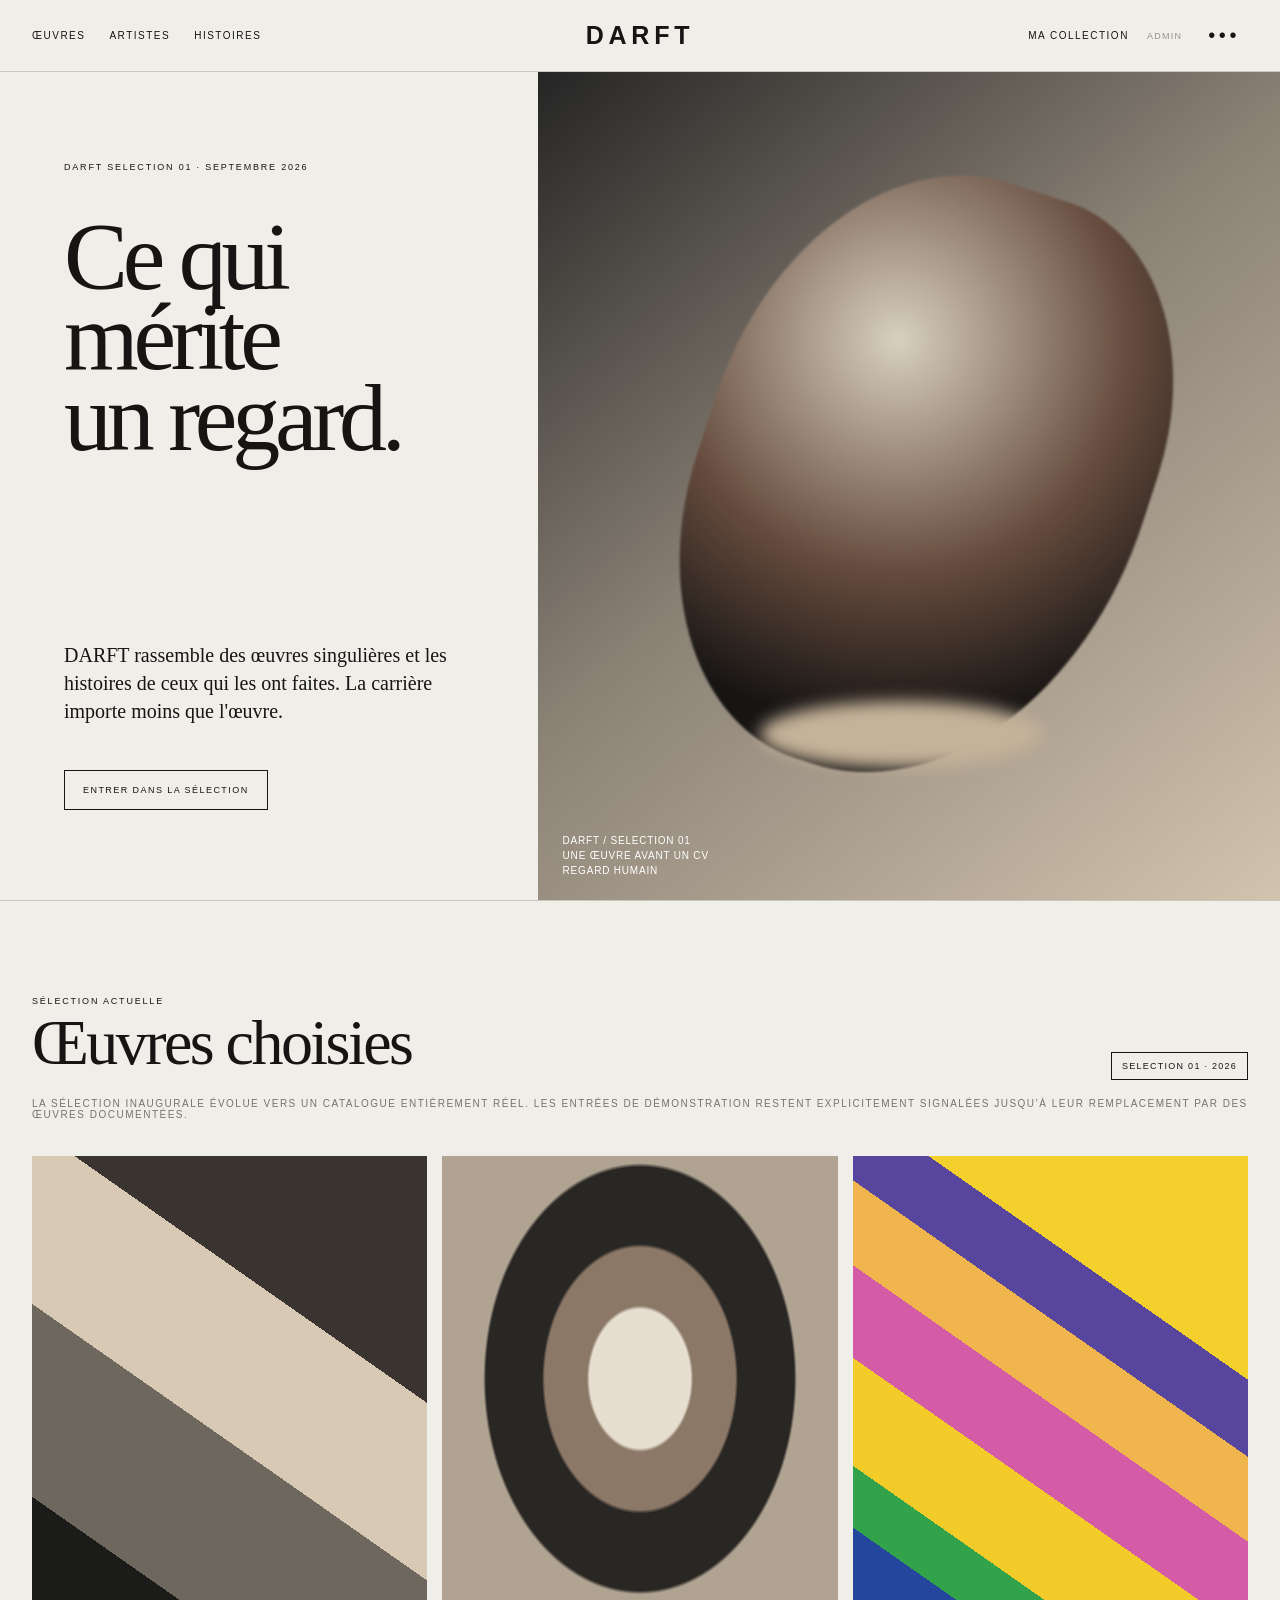
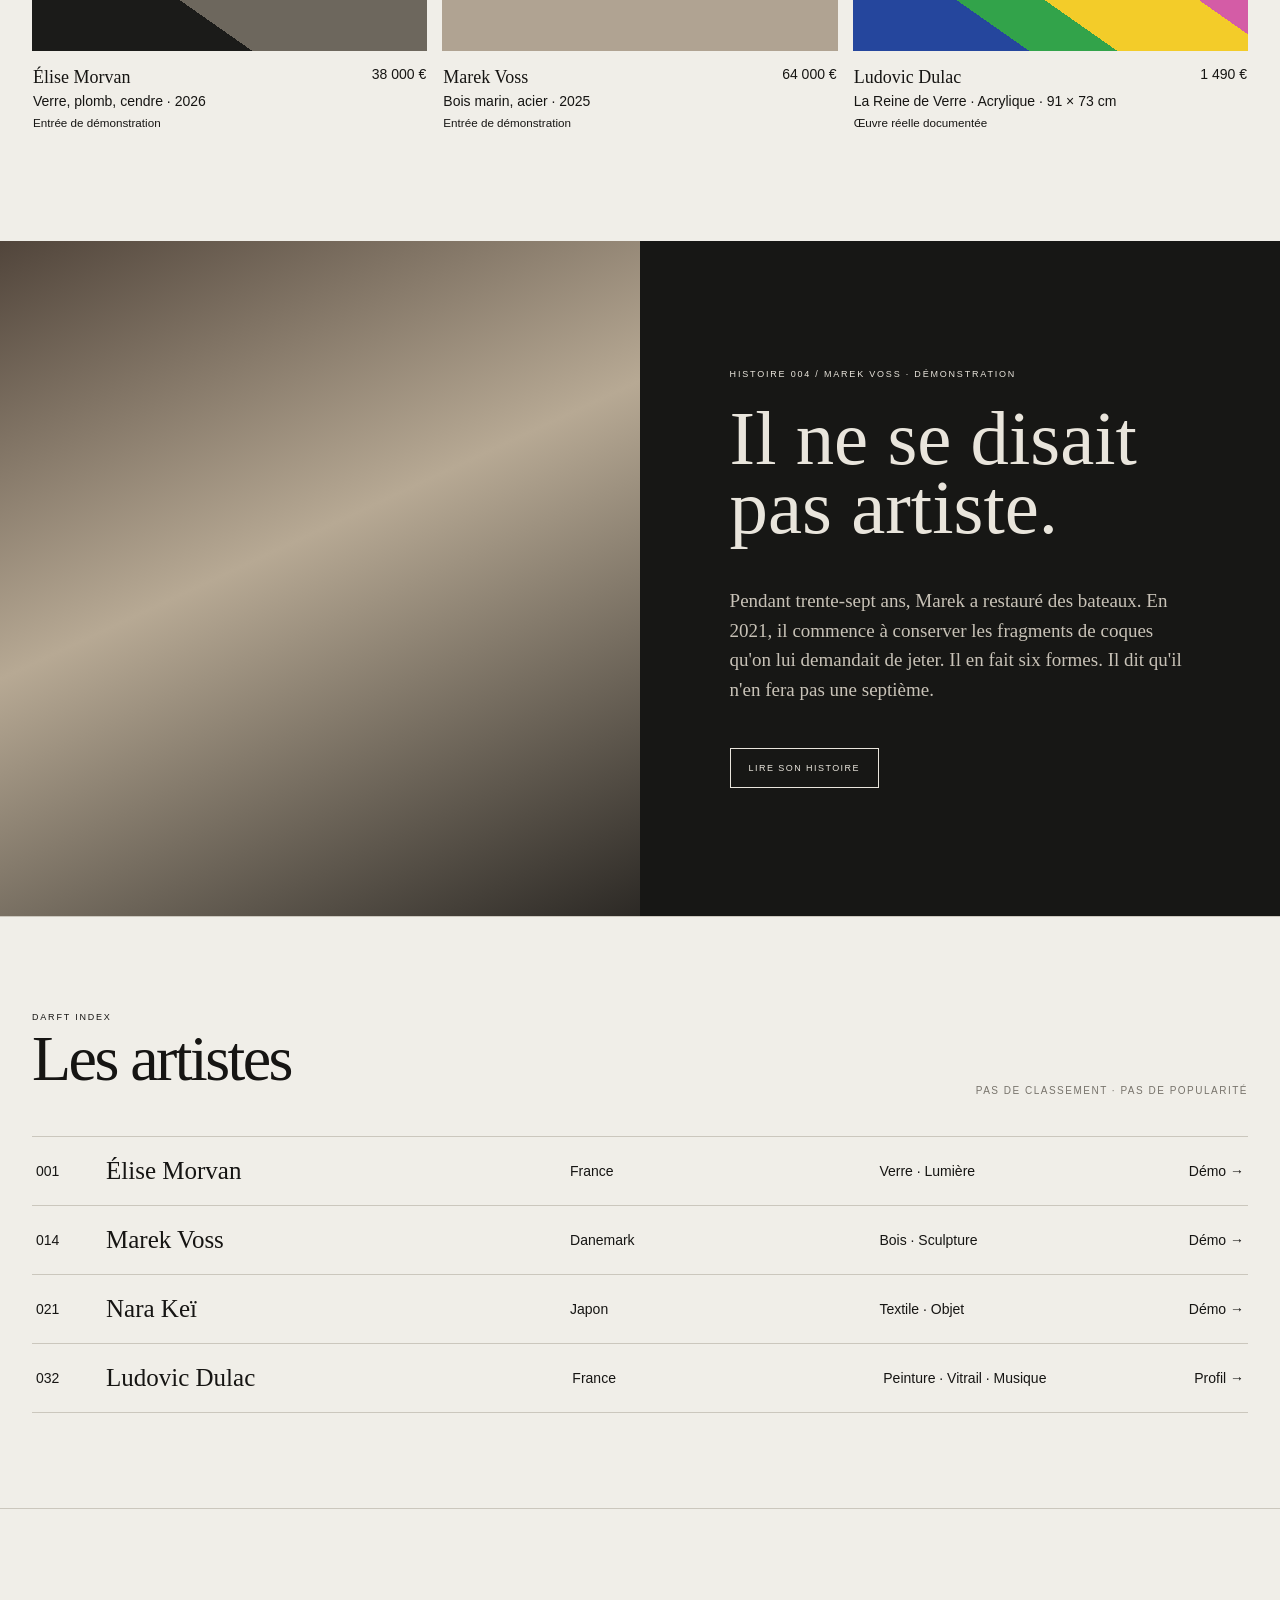
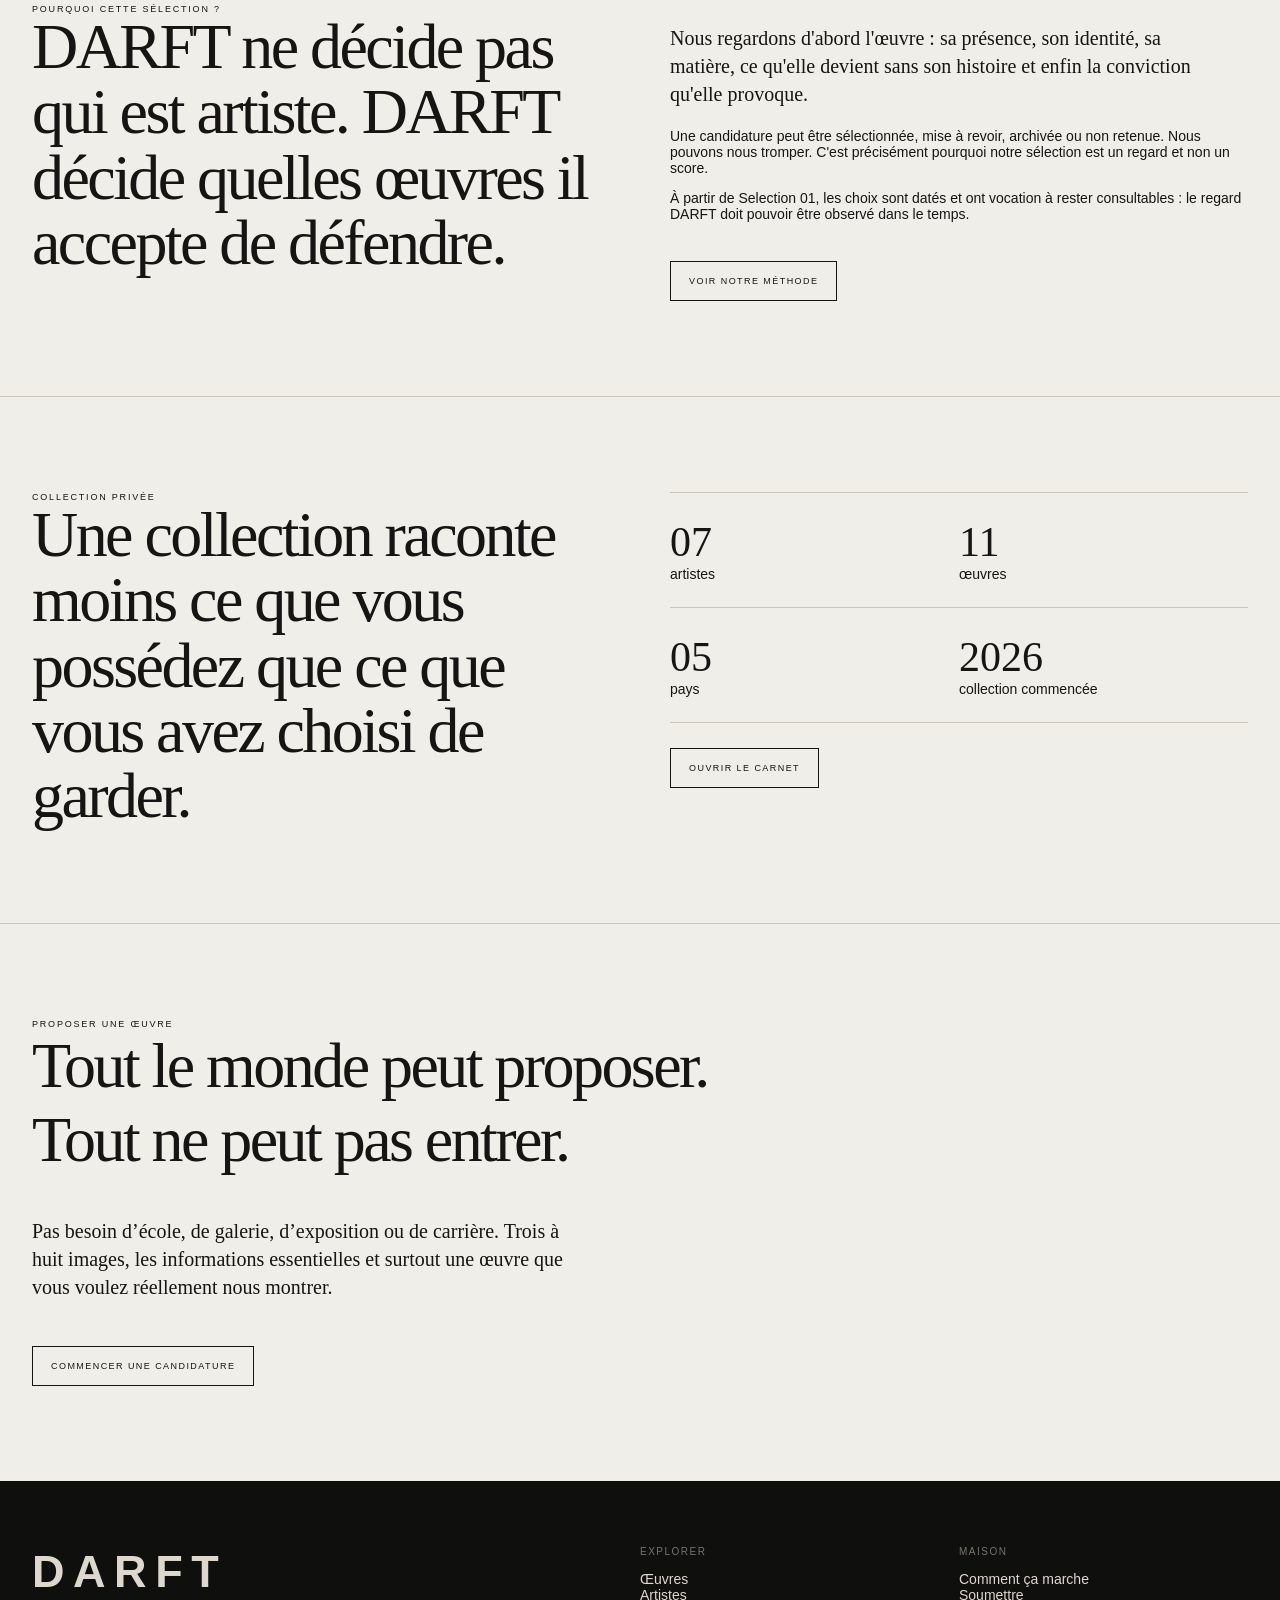
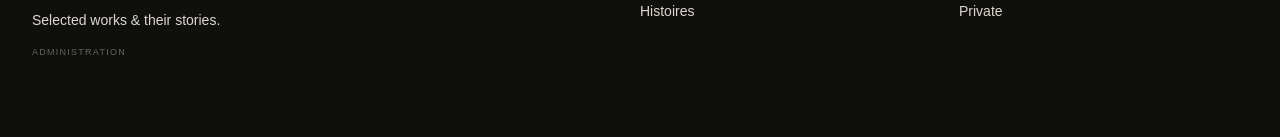
<file: index.html>
<!doctype html><html lang="fr"><head><meta charset="utf-8"><meta name="viewport" content="width=device-width,initial-scale=1"><title>DARFT — Selected works & stories</title><meta name="description" content="DARFT sélectionne des œuvres singulières, quel que soit le parcours de ceux qui les ont faites."><link rel="stylesheet" href="assets/darft.css"></head><body><header class="top"><nav class="nav"><a href="#works">Œuvres</a><a href="#artists">Artistes</a><a href="#stories">Histoires</a></nav><a class="brand" href="index.html">DARFT</a><div class="right"><a class="textbtn" href="#collection">Ma collection</a><a class="admin-link" href="admin.html">Admin</a><button class="dots" id="menuBtn" aria-label="Ouvrir le menu">•••</button></div></header><aside class="menu" id="houseMenu"><div class="small">La maison DARFT</div><a href="how-it-works.html">Comment ça marche</a><a href="how-it-works.html#selection">Notre sélection</a><a href="submit.html">Proposer une œuvre</a><a href="how-it-works.html#transparency">Transparence</a><p>Pas de classement. Pas de popularité. Pas de placement payé dans la sélection.</p></aside><main><section class="hero"><div class="hero-copy"><div><div class="eyebrow">DARFT Selection 01 · Septembre 2026</div><h1>Ce qui<br>mérite<br>un regard.</h1></div><div><p class="lead">DARFT rassemble des œuvres singulières et les histoires de ceux qui les ont faites. La carrière importe moins que l'œuvre.</p><a class="btn" href="#works">Entrer dans la sélection</a></div></div><div class="hero-art"><div class="shape s1"></div><div class="shape s2"></div><div class="caption">DARFT / SELECTION 01<br>UNE ŒUVRE AVANT UN CV<br>REGARD HUMAIN</div></div></section><section class="section" id="works"><div class="section-head"><div><div class="eyebrow">Sélection actuelle</div><h2>Œuvres choisies</h2></div><span class="selection-stamp">Selection 01 · 2026</span></div><p class="small" style="margin:-22px 0 36px">La sélection inaugurale évolue vers un catalogue entièrement réel. Les entrées de démonstration restent explicitement signalées jusqu’à leur remplacement par des œuvres documentées.</p><div class="grid"><div class="card" onclick="show('Élise Morvan','Étude en verre et cendre — 2026','Verre, plomb et cendre. Pièce unique. Une œuvre fictive créée pour explorer la façon dont DARFT raconte matière, rareté et provenance.','38 000 €')"><div class="art a1"></div><div class="meta"><span><strong>Élise Morvan</strong><br>Verre, plomb, cendre · 2026<br><small>Entrée de démonstration</small></span><span>38 000 €</span></div></div><div class="card" onclick="show('Marek Voss','Coque IV — 2025','Bois marin récupéré et acier. Quatrième pièce d’un ensemble fictif de six sculptures.','64 000 €')"><div class="art a2"></div><div class="meta"><span><strong>Marek Voss</strong><br>Bois marin, acier · 2025<br><small>Entrée de démonstration</small></span><span>64 000 €</span></div></div><a class="card" href="ludovic-dulac.html"><div class="art a4"></div><div class="meta"><span><strong>Ludovic Dulac</strong><br>La Reine de Verre · Acrylique · 91 × 73 cm<br><small>Œuvre réelle documentée</small></span><span>1 490 €</span></div></a></div></section><section class="story" id="stories"><div class="story-visual"></div><div class="story-copy"><div class="eyebrow">Histoire 004 / Marek Voss · démonstration</div><h2>Il ne se disait pas artiste.</h2><p>Pendant trente-sept ans, Marek a restauré des bateaux. En 2021, il commence à conserver les fragments de coques qu'on lui demandait de jeter. Il en fait six formes. Il dit qu'il n'en fera pas une septième.</p><button class="btn" onclick="show('Marek Voss','Six formes, puis rien.','DARFT ne sélectionne pas un CV. Une personne peut avoir créé très peu et pourtant avoir produit quelque chose qui mérite d’entrer dans une collection.','Voir les 6 œuvres')">Lire son histoire</button></div></section><section class="section" id="artists"><div class="section-head"><div><div class="eyebrow">DARFT Index</div><h2>Les artistes</h2></div><span class="small">Pas de classement · Pas de popularité</span></div><div class="index-list"><div class="row" onclick="show('Élise Morvan','France · née en 1968','Quatre œuvres documentées. Son travail fictif assemble verre, plomb et matières brûlées.','Voir le profil')"><span>001</span><span class="name">Élise Morvan</span><span>France</span><span>Verre · Lumière</span><span>Démo →</span></div><div class="row" onclick="show('Marek Voss','Danemark · né en 1959','Ancien restaurateur naval. Six sculptures fictives réalisées à partir de bois de coque.','Voir le profil')"><span>014</span><span class="name">Marek Voss</span><span>Danemark</span><span>Bois · Sculpture</span><span>Démo →</span></div><div class="row" onclick="show('Nara Keï','Japon · née en 1987','Une pratique fictive autour du textile, de la tension et du silence.','Voir le profil')"><span>021</span><span class="name">Nara Keï</span><span>Japon</span><span>Textile · Objet</span><span>Démo →</span></div><a class="row" href="ludovic-dulac.html"><span>032</span><span class="name">Ludovic Dulac</span><span>France</span><span>Peinture · Vitrail · Musique</span><span>Profil →</span></a></div></section><section class="section" id="selection"><div class="two"><div><div class="eyebrow">Pourquoi cette sélection ?</div><div class="bigquote">DARFT ne décide pas qui est artiste. DARFT décide quelles œuvres il accepte de défendre.</div></div><div><p class="lead">Nous regardons d'abord l'œuvre : sa présence, son identité, sa matière, ce qu'elle devient sans son histoire et enfin la conviction qu'elle provoque.</p><p>Une candidature peut être sélectionnée, mise à revoir, archivée ou non retenue. Nous pouvons nous tromper. C'est précisément pourquoi notre sélection est un regard et non un score.</p><p>À partir de Selection 01, les choix sont datés et ont vocation à rester consultables : le regard DARFT doit pouvoir être observé dans le temps.</p><a class="btn" href="how-it-works.html">Voir notre méthode</a></div></div></section><section class="section" id="collection"><div class="collection"><div><div class="eyebrow">Collection privée</div><div class="bigquote">Une collection raconte moins ce que vous possédez que ce que vous avez choisi de garder.</div></div><div><div class="stats"><div class="stat"><b>07</b>artistes</div><div class="stat"><b>11</b>œuvres</div><div class="stat"><b>05</b>pays</div><div class="stat"><b>2026</b>collection commencée</div></div><button class="btn" onclick="show('Votre collection DARFT','Prototype de patrimoine artistique','Chaque acquisition pourra former un carnet : histoire de l’artiste, matière, certificat, provenance et chronologie de la collection.','Ouvrir le carnet')">Ouvrir le carnet</button></div></div></section><section class="section"><div class="section-head"><div><div class="eyebrow">Proposer une œuvre</div><h2>Tout le monde peut proposer.<br>Tout ne peut pas entrer.</h2></div></div><p class="lead">Pas besoin d’école, de galerie, d’exposition ou de carrière. Trois à huit images, les informations essentielles et surtout une œuvre que vous voulez réellement nous montrer.</p><a class="btn" href="submit.html">Commencer une candidature</a></section></main><footer class="footer"><div><a class="brand" href="index.html">DARFT</a><p>Selected works & their stories.</p><p><a class="admin-link" href="admin.html">Administration</a></p></div><div><div class="small">Explorer</div><p><a href="#works">Œuvres</a><br><a href="#artists">Artistes</a><br><a href="#stories">Histoires</a></p></div><div><div class="small">Maison</div><p><a href="how-it-works.html">Comment ça marche</a><br><a href="submit.html">Soumettre</a><br>Private</p></div></footer><div class="modal" id="modal" onclick="if(event.target===this)closeM()"><div class="panel"><button class="close" onclick="closeM()">×</button><div class="small" id="mTop"></div><h3 id="mTitle"></h3><p id="mText"></p><button class="btn" id="mAction" onclick="closeM()"></button></div></div><script>const menu=document.getElementById('houseMenu');document.getElementById('menuBtn').onclick=()=>menu.classList.toggle('open');function show(t,top,text,action){document.getElementById('mTitle').textContent=t;document.getElementById('mTop').textContent=top;document.getElementById('mText').textContent=text;document.getElementById('mAction').textContent=action;document.getElementById('modal').classList.add('open')}function closeM(){document.getElementById('modal').classList.remove('open')}document.addEventListener('keydown',e=>{if(e.key==='Escape'){closeM();menu.classList.remove('open')}})</script></body></html>
</file>
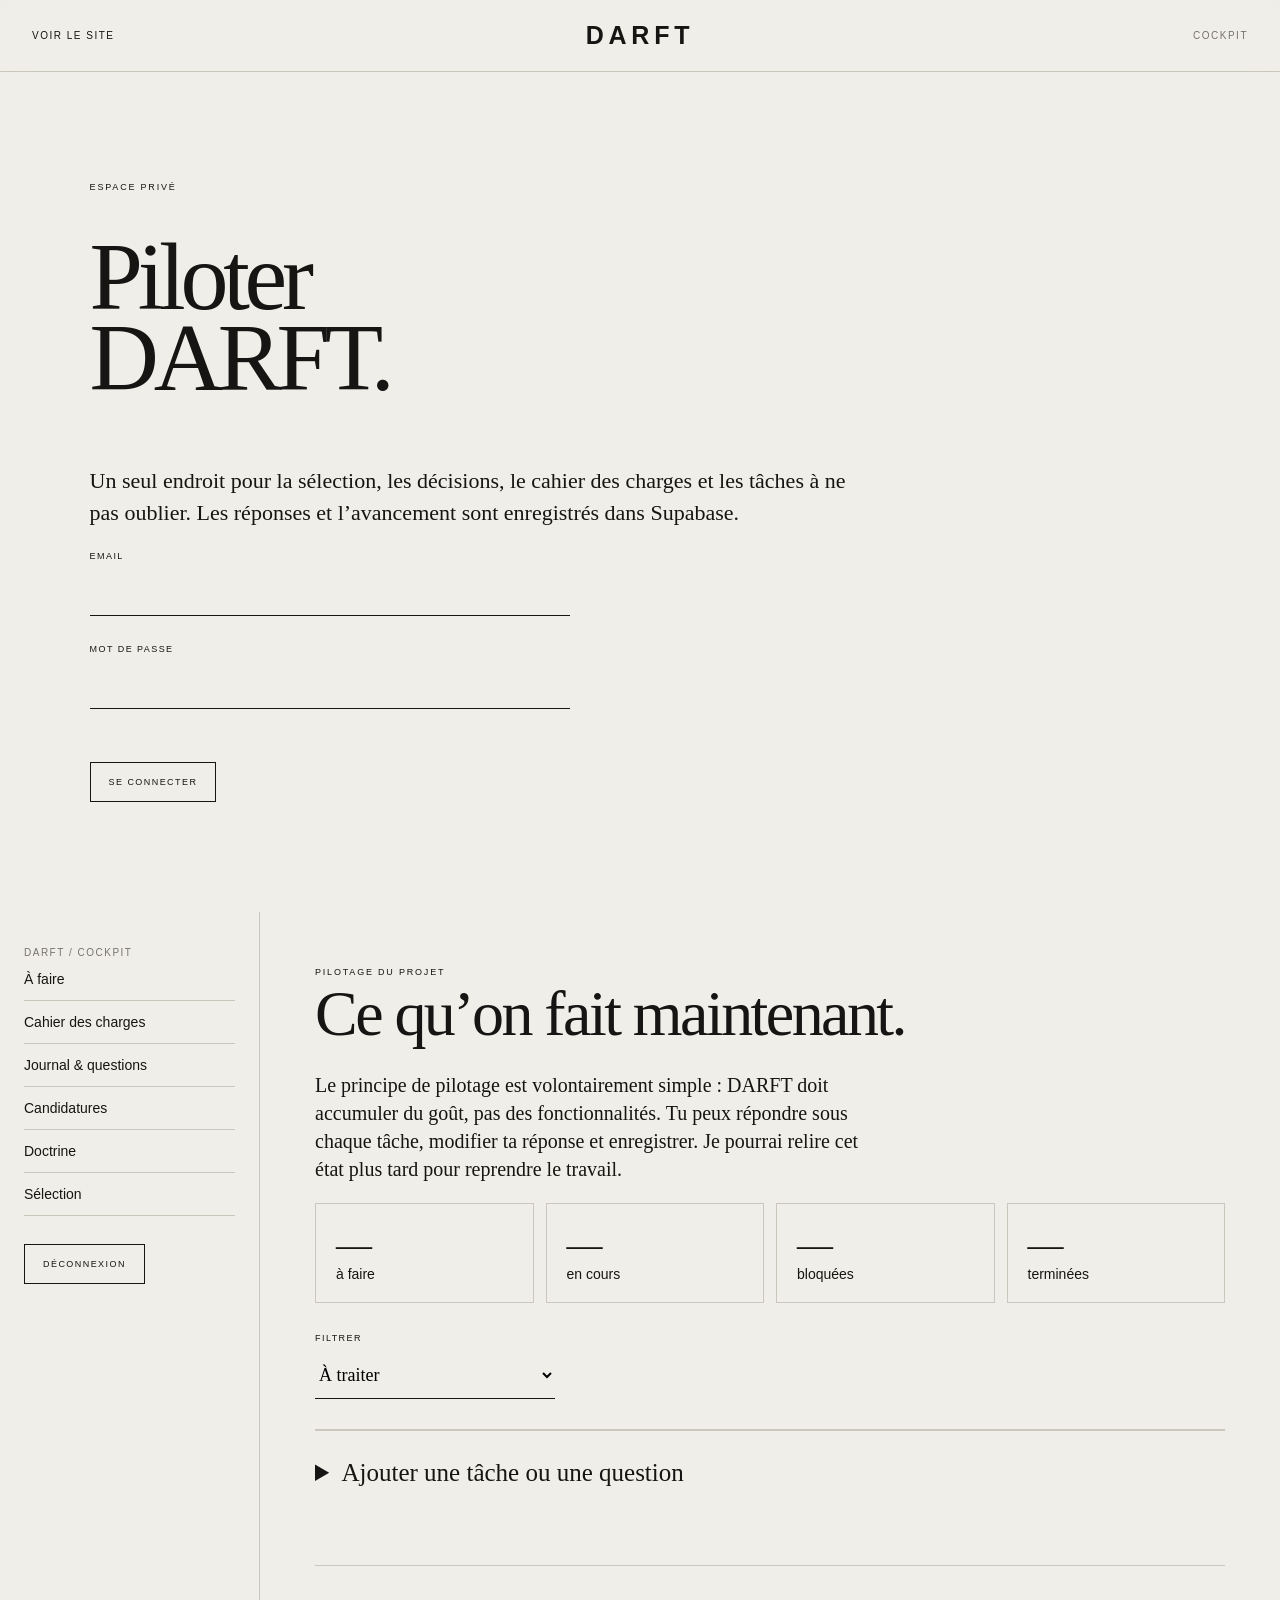
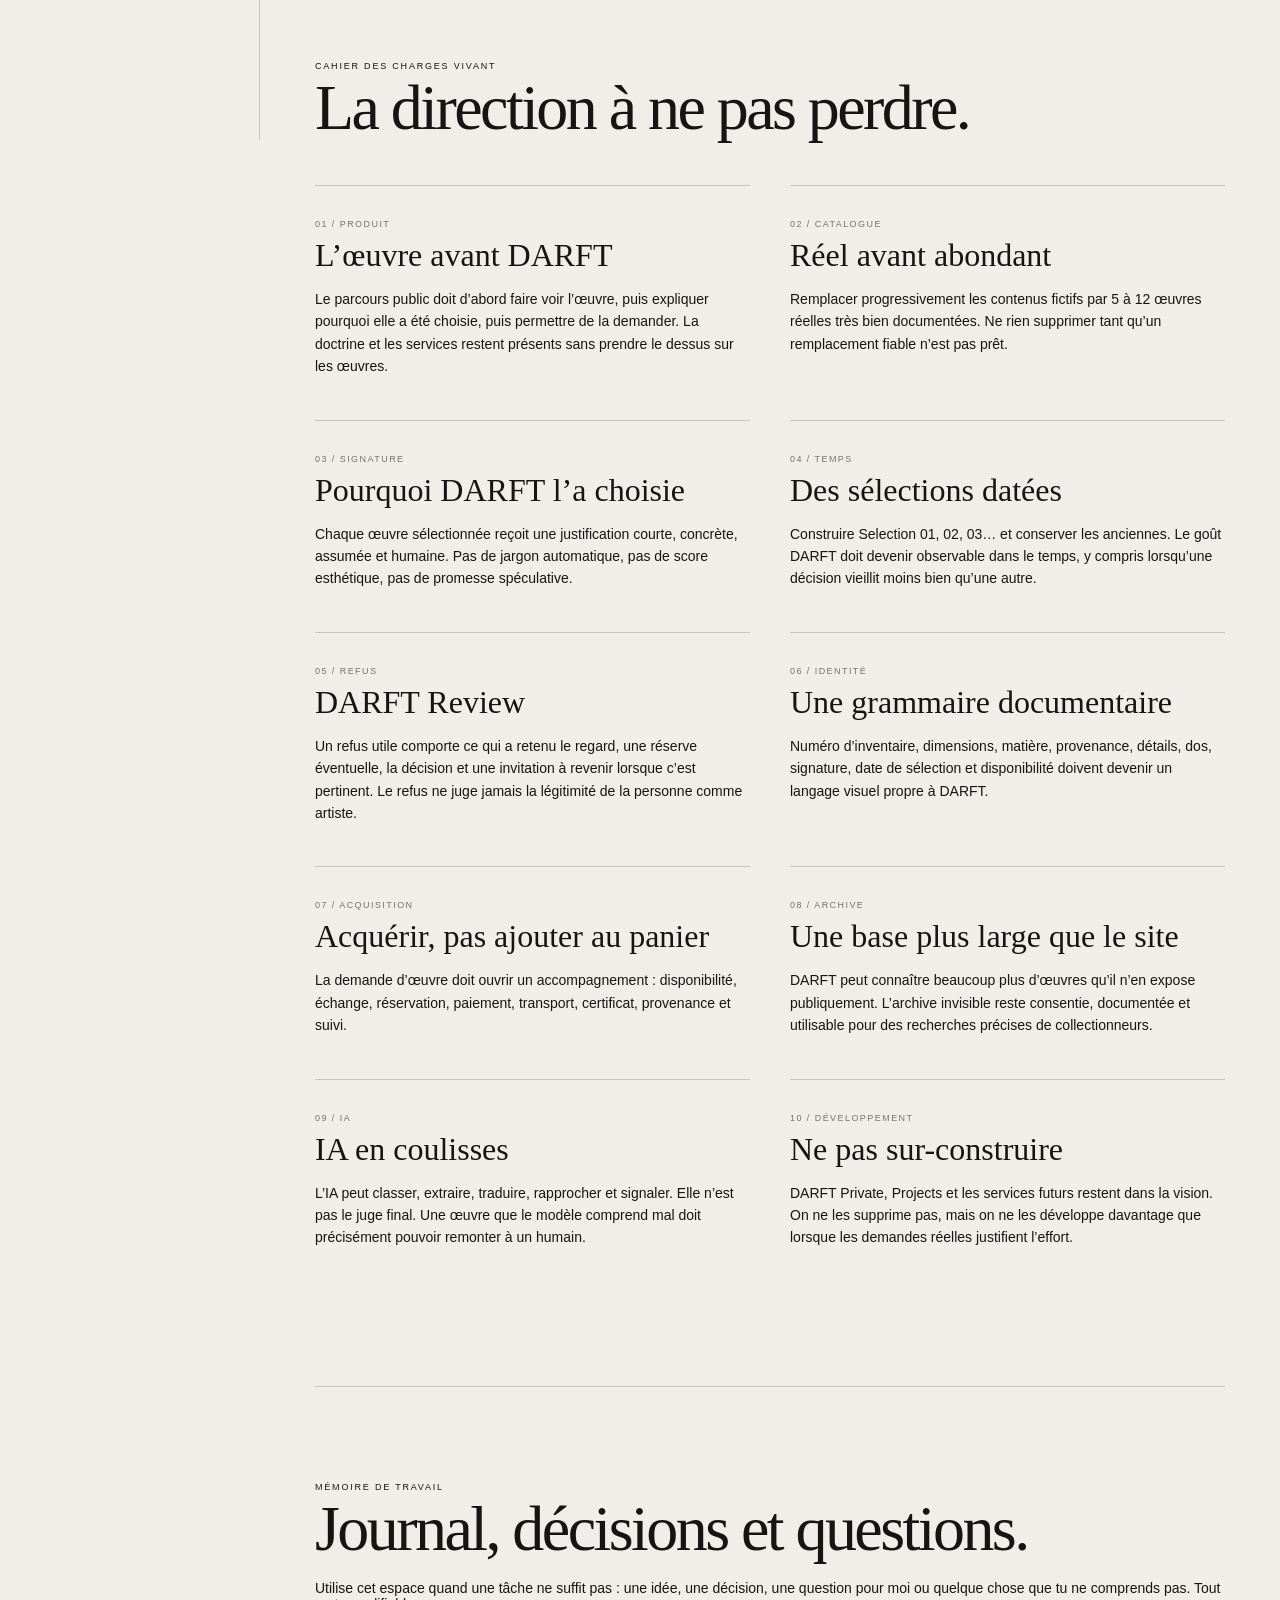
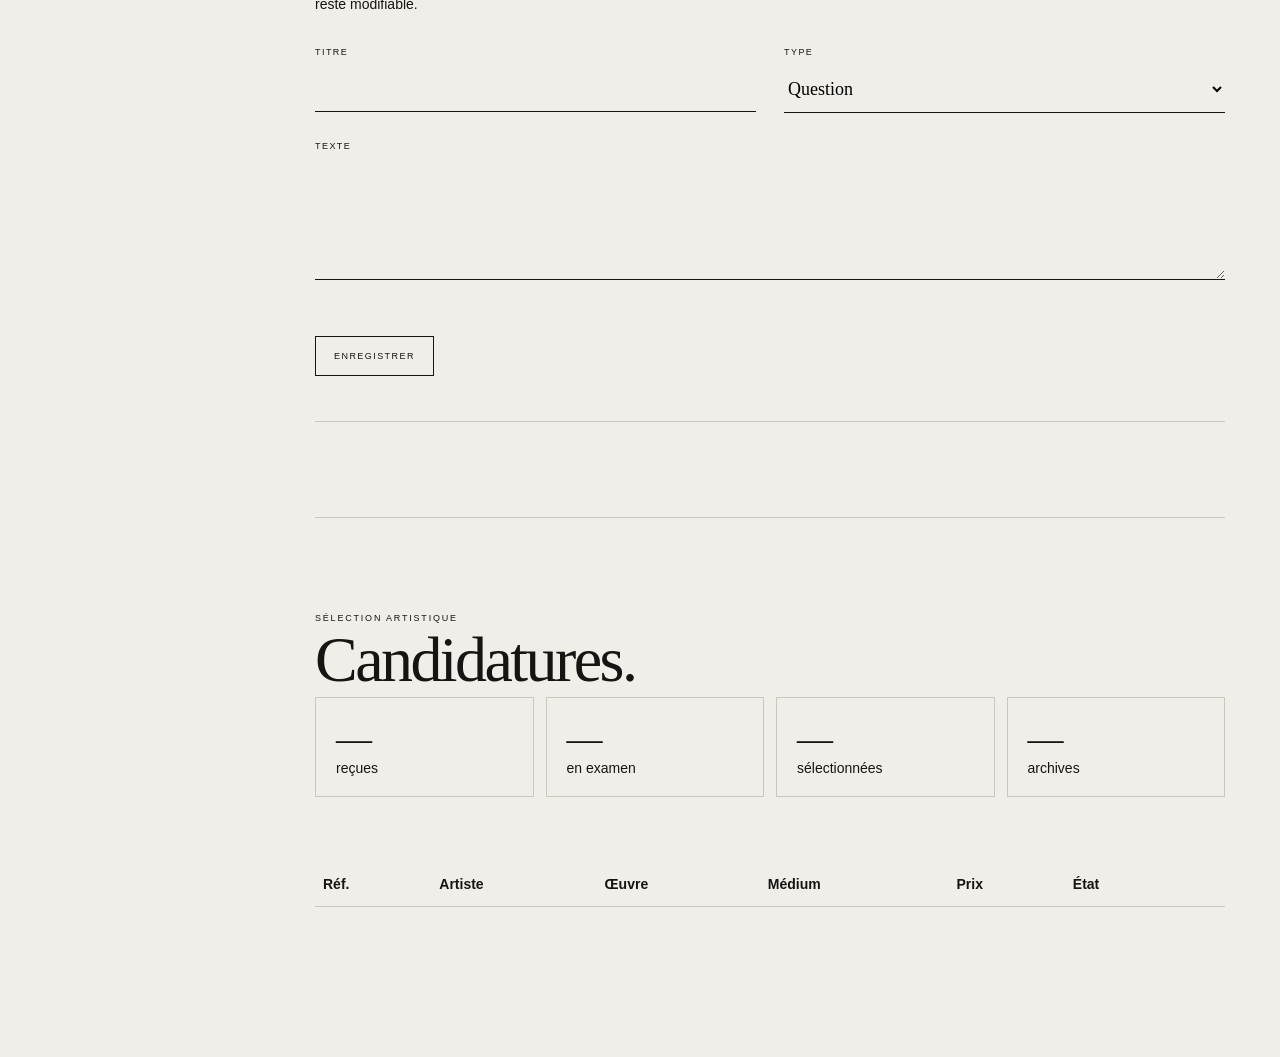
<file: admin.html>
<!doctype html><html lang="fr"><head><meta charset="utf-8"><meta name="viewport" content="width=device-width,initial-scale=1"><title>DARFT — Administration & cockpit</title><link rel="stylesheet" href="assets/darft.css"></head><body><header class="top"><div class="nav"><a href="index.html">Voir le site</a></div><a class="brand" href="index.html">DARFT</a><div class="right"><span class="small">Cockpit</span></div></header><main><section id="loginView" class="page-hero"><div class="eyebrow">Espace privé</div><h1 class="display">Piloter<br>DARFT.</h1><p>Un seul endroit pour la sélection, les décisions, le cahier des charges et les tâches à ne pas oublier. Les réponses et l’avancement sont enregistrés dans Supabase.</p><form id="loginForm" class="form" style="max-width:480px"><div class="field"><label>Email</label><input id="loginEmail" type="email" required></div><div class="field"><label>Mot de passe</label><input id="loginPassword" type="password" required></div><button class="btn" type="submit">Se connecter</button><div id="loginStatus" class="status"></div></form></section><section id="adminView" class="admin-shell" hidden><aside class="admin-side"><div class="small">DARFT / Cockpit</div><a href="#cockpit">À faire</a><a href="#brief">Cahier des charges</a><a href="#journal">Journal & questions</a><a href="#submissions">Candidatures</a><a href="docs/DARFT_DOCTRINE.md">Doctrine</a><a href="docs/SELECTION_SYSTEM.md">Sélection</a><button id="logoutBtn" class="btn">Déconnexion</button></aside><div class="admin-main"><section id="cockpit"><div class="eyebrow">Pilotage du projet</div><h1 class="page-title">Ce qu’on fait maintenant.</h1><p class="lead">Le principe de pilotage est volontairement simple : DARFT doit accumuler du goût, pas des fonctionnalités. Tu peux répondre sous chaque tâche, modifier ta réponse et enregistrer. Je pourrai relire cet état plus tard pour reprendre le travail.</p><div class="admin-cards cockpit-stats"><div class="admin-card"><b id="countTodo">—</b>à faire</div><div class="admin-card"><b id="countProgress">—</b>en cours</div><div class="admin-card"><b id="countWaiting">—</b>bloquées</div><div class="admin-card"><b id="countDone">—</b>terminées</div></div><div class="cockpit-toolbar"><div class="field"><label>Filtrer</label><select id="taskFilter"><option value="active">À traiter</option><option value="all">Toutes</option><option value="now">Priorité maintenant</option><option value="next">Ensuite</option><option value="later">Plus tard</option><option value="done">Terminées</option></select></div><div id="projectStatus" class="status"></div></div><div id="taskList" class="task-list"></div><details class="new-task"><summary>Ajouter une tâche ou une question</summary><div class="form-grid"><div class="field"><label>Titre</label><input id="newTaskTitle"></div><div class="field"><label>Section</label><input id="newTaskSection" placeholder="Ex. Sélection, photo, commercial"></div></div><div class="field"><label>Ce qu’il faut faire</label><textarea id="newTaskBrief"></textarea></div><button id="addTaskBtn" class="btn" type="button">Ajouter au cockpit</button></details></section><section id="brief" class="section cockpit-section"><div class="eyebrow">Cahier des charges vivant</div><h2>La direction à ne pas perdre.</h2><div class="brief-grid"><article><span class="task-code">01 / Produit</span><h3>L’œuvre avant DARFT</h3><p>Le parcours public doit d’abord faire voir l’œuvre, puis expliquer pourquoi elle a été choisie, puis permettre de la demander. La doctrine et les services restent présents sans prendre le dessus sur les œuvres.</p></article><article><span class="task-code">02 / Catalogue</span><h3>Réel avant abondant</h3><p>Remplacer progressivement les contenus fictifs par 5 à 12 œuvres réelles très bien documentées. Ne rien supprimer tant qu’un remplacement fiable n’est pas prêt.</p></article><article><span class="task-code">03 / Signature</span><h3>Pourquoi DARFT l’a choisie</h3><p>Chaque œuvre sélectionnée reçoit une justification courte, concrète, assumée et humaine. Pas de jargon automatique, pas de score esthétique, pas de promesse spéculative.</p></article><article><span class="task-code">04 / Temps</span><h3>Des sélections datées</h3><p>Construire Selection 01, 02, 03… et conserver les anciennes. Le goût DARFT doit devenir observable dans le temps, y compris lorsqu’une décision vieillit moins bien qu’une autre.</p></article><article><span class="task-code">05 / Refus</span><h3>DARFT Review</h3><p>Un refus utile comporte ce qui a retenu le regard, une réserve éventuelle, la décision et une invitation à revenir lorsque c’est pertinent. Le refus ne juge jamais la légitimité de la personne comme artiste.</p></article><article><span class="task-code">06 / Identité</span><h3>Une grammaire documentaire</h3><p>Numéro d’inventaire, dimensions, matière, provenance, détails, dos, signature, date de sélection et disponibilité doivent devenir un langage visuel propre à DARFT.</p></article><article><span class="task-code">07 / Acquisition</span><h3>Acquérir, pas ajouter au panier</h3><p>La demande d’œuvre doit ouvrir un accompagnement : disponibilité, échange, réservation, paiement, transport, certificat, provenance et suivi.</p></article><article><span class="task-code">08 / Archive</span><h3>Une base plus large que le site</h3><p>DARFT peut connaître beaucoup plus d’œuvres qu’il n’en expose publiquement. L’archive invisible reste consentie, documentée et utilisable pour des recherches précises de collectionneurs.</p></article><article><span class="task-code">09 / IA</span><h3>IA en coulisses</h3><p>L’IA peut classer, extraire, traduire, rapprocher et signaler. Elle n’est pas le juge final. Une œuvre que le modèle comprend mal doit précisément pouvoir remonter à un humain.</p></article><article><span class="task-code">10 / Développement</span><h3>Ne pas sur-construire</h3><p>DARFT Private, Projects et les services futurs restent dans la vision. On ne les supprime pas, mais on ne les développe davantage que lorsque les demandes réelles justifient l’effort.</p></article></div></section><section id="journal" class="section cockpit-section"><div class="eyebrow">Mémoire de travail</div><h2>Journal, décisions et questions.</h2><p>Utilise cet espace quand une tâche ne suffit pas : une idée, une décision, une question pour moi ou quelque chose que tu ne comprends pas. Tout reste modifiable.</p><div class="journal-new"><div class="form-grid"><div class="field"><label>Titre</label><input id="journalTitle"></div><div class="field"><label>Type</label><select id="journalKind"><option value="question">Question</option><option value="decision">Décision</option><option value="idea">Idée</option><option value="note">Note</option></select></div></div><div class="field"><label>Texte</label><textarea id="journalBody"></textarea></div><button id="addJournalBtn" class="btn" type="button">Enregistrer</button></div><div id="journalList" class="journal-list"></div></section><section id="submissions" class="section cockpit-section"><div class="eyebrow">Sélection artistique</div><h2>Candidatures.</h2><div class="admin-cards"><div class="admin-card"><b id="countReceived">—</b>reçues</div><div class="admin-card"><b id="countReview">—</b>en examen</div><div class="admin-card"><b id="countSelected">—</b>sélectionnées</div><div class="admin-card"><b id="countArchive">—</b>archives</div></div><div id="adminStatus" class="status"></div><div class="table-scroll"><table class="table"><thead><tr><th>Réf.</th><th>Artiste</th><th>Œuvre</th><th>Médium</th><th>Prix</th><th>État</th><th></th></tr></thead><tbody id="submissionRows"></tbody></table></div><section id="drawer" class="section" hidden style="padding-left:0;padding-right:0"><div class="two"><div><div class="eyebrow">Candidature</div><h2 id="detailTitle">—</h2><p id="detailArtist" class="lead"></p><div id="detailFacts"></div></div><div><div class="field"><label>Décision / état</label><select id="detailStatus"><option value="received">Reçue</option><option value="needs_info">À compléter</option><option value="in_review">En examen</option><option value="selected">Sélectionnée</option><option value="revisit">À revoir</option><option value="archive">Archive</option><option value="rejected">Non retenue</option></select></div><div class="field"><label>Point remarqué</label><textarea id="reviewPositive"></textarea></div><div class="field"><label>Réserve</label><textarea id="reviewReserve"></textarea></div><div class="field"><label>Message au déposant</label><textarea id="reviewMessage"></textarea></div><button id="saveReview" class="btn">Enregistrer la décision</button></div></div></section></section></div></section></main><script type="module" src="assets/admin.js"></script></body></html>
</file>
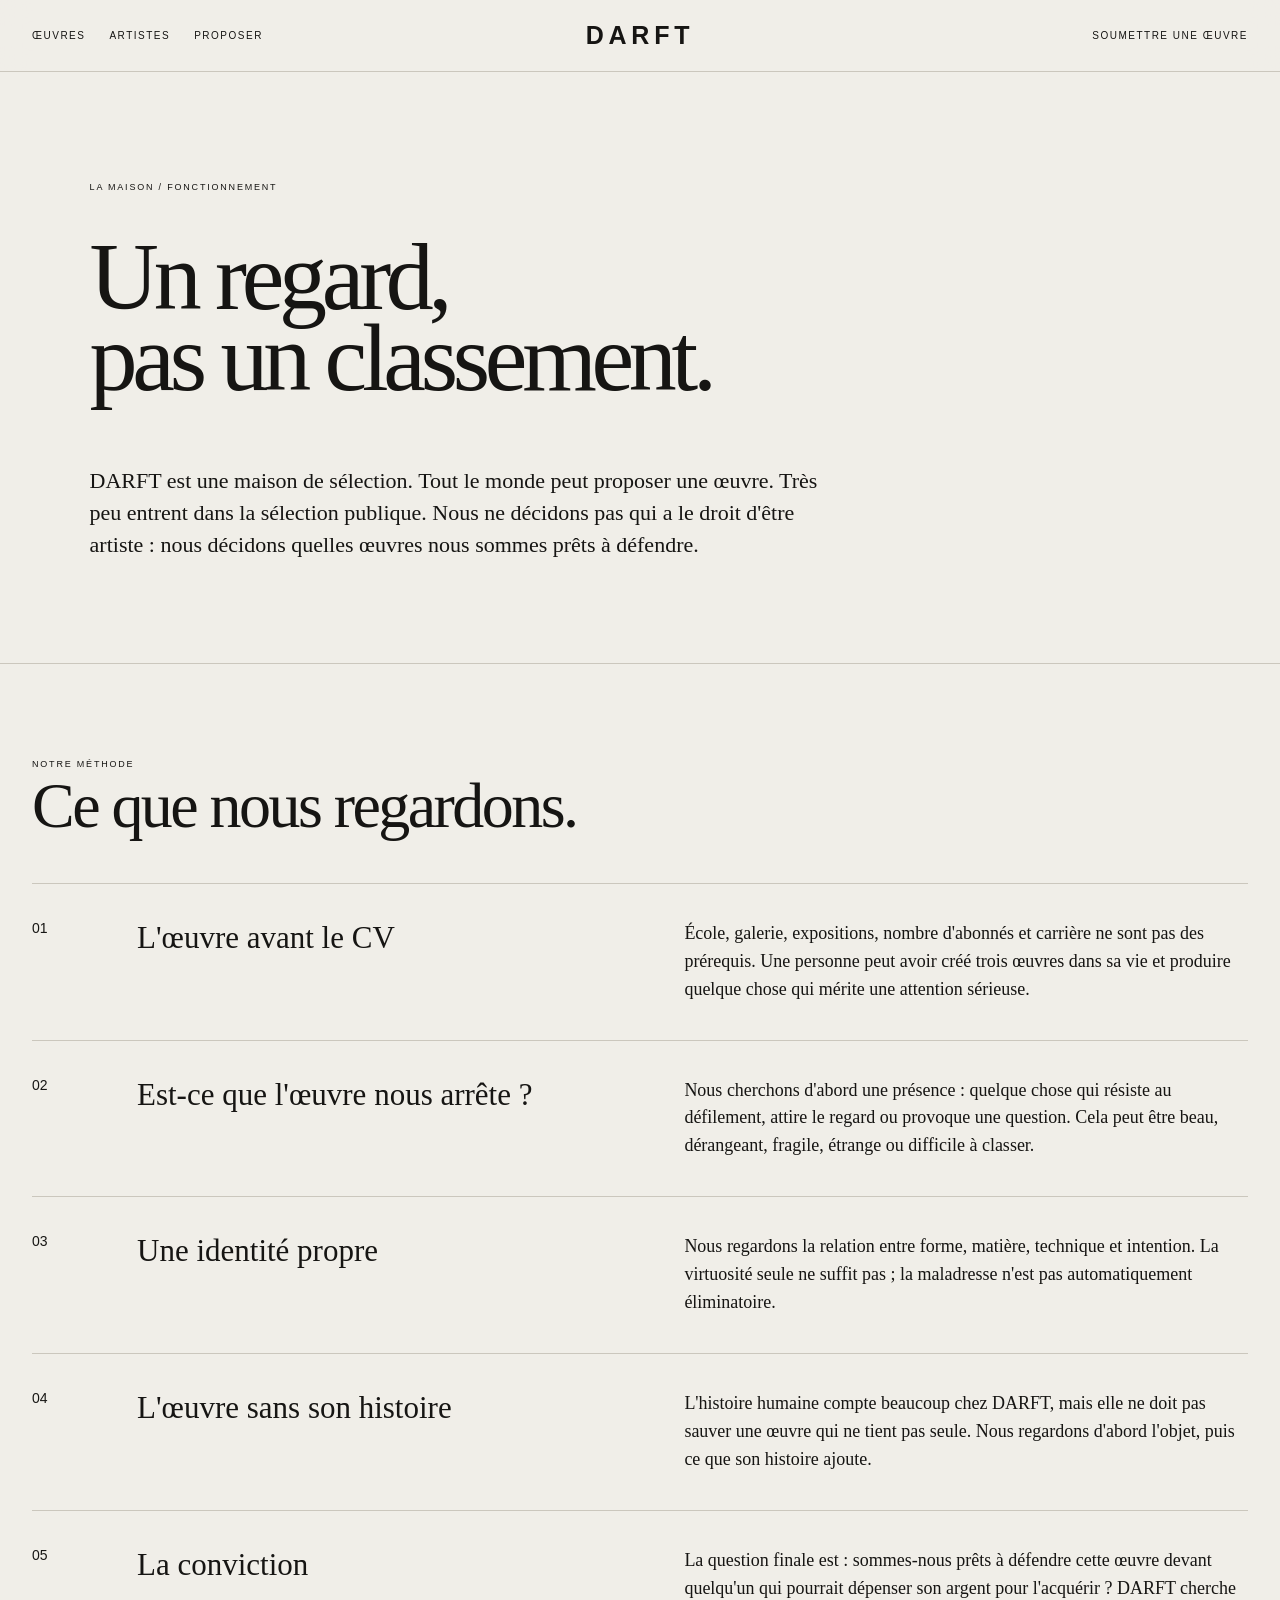
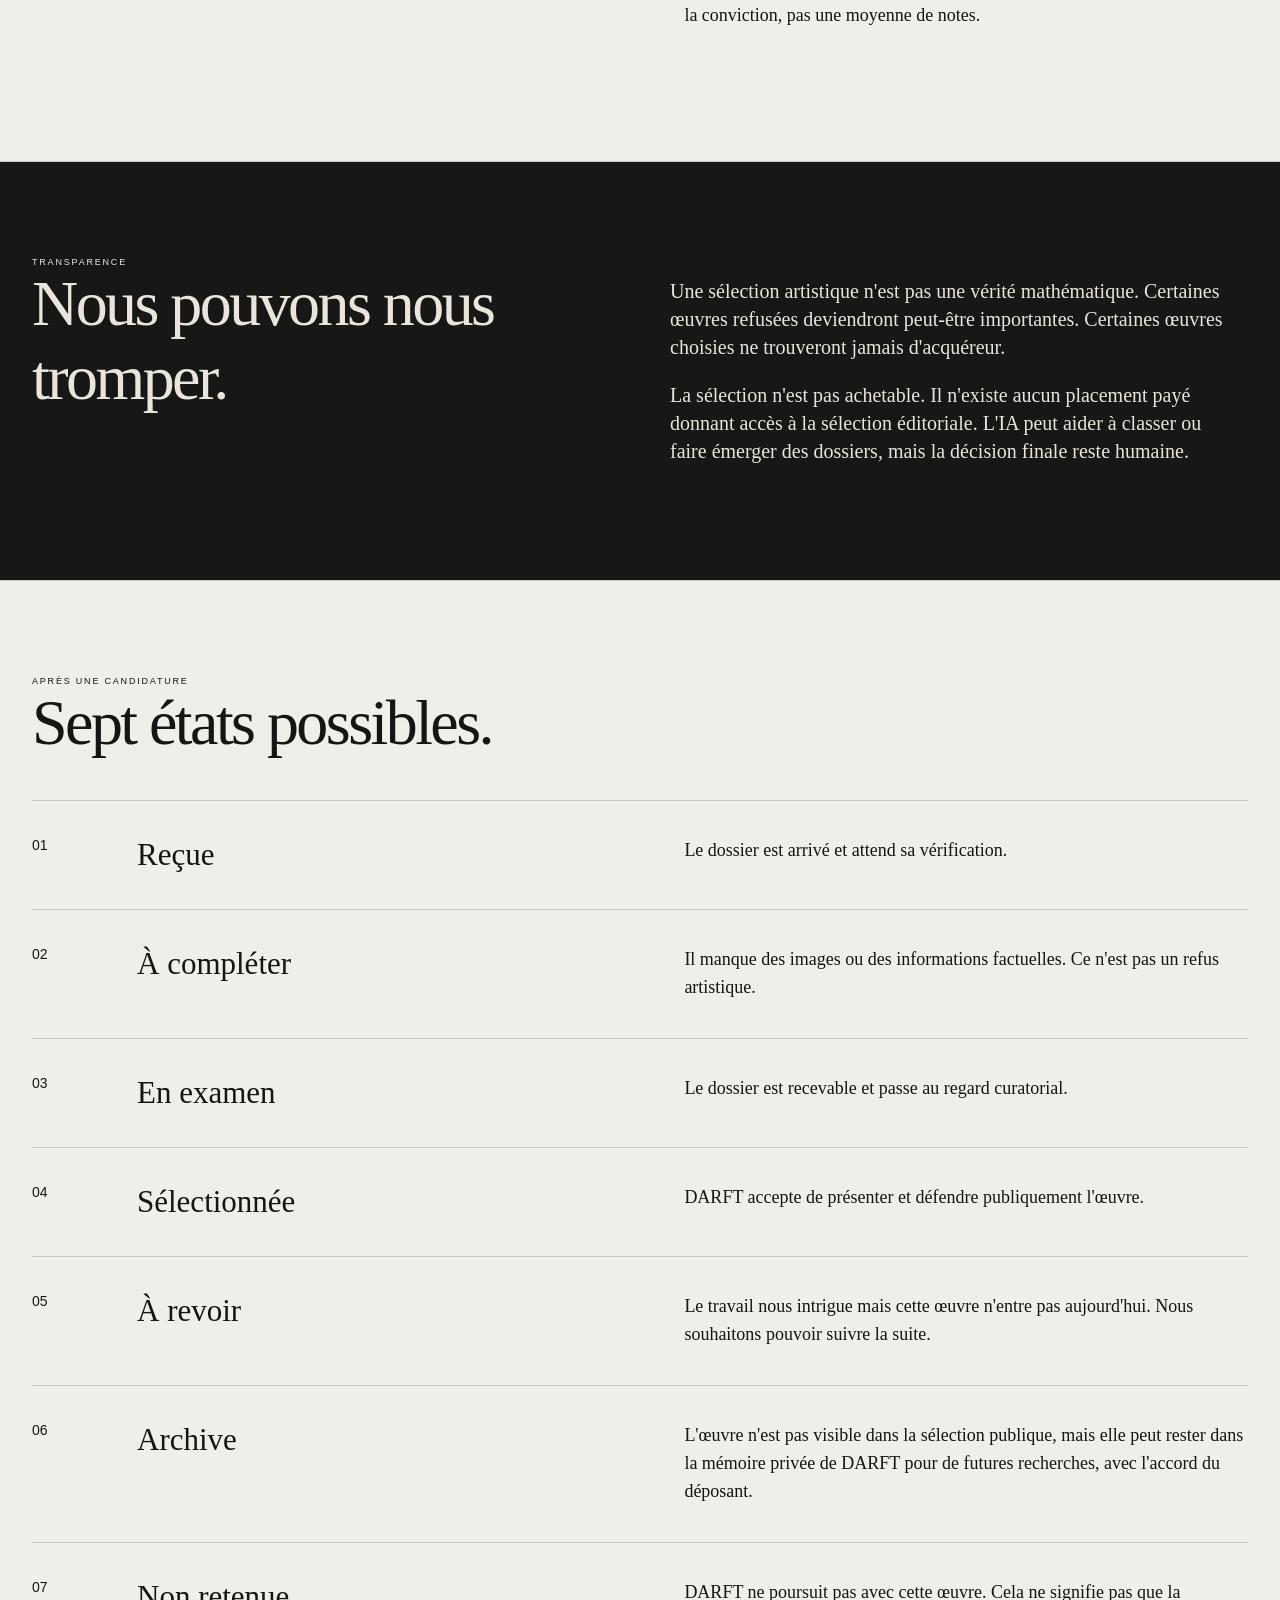
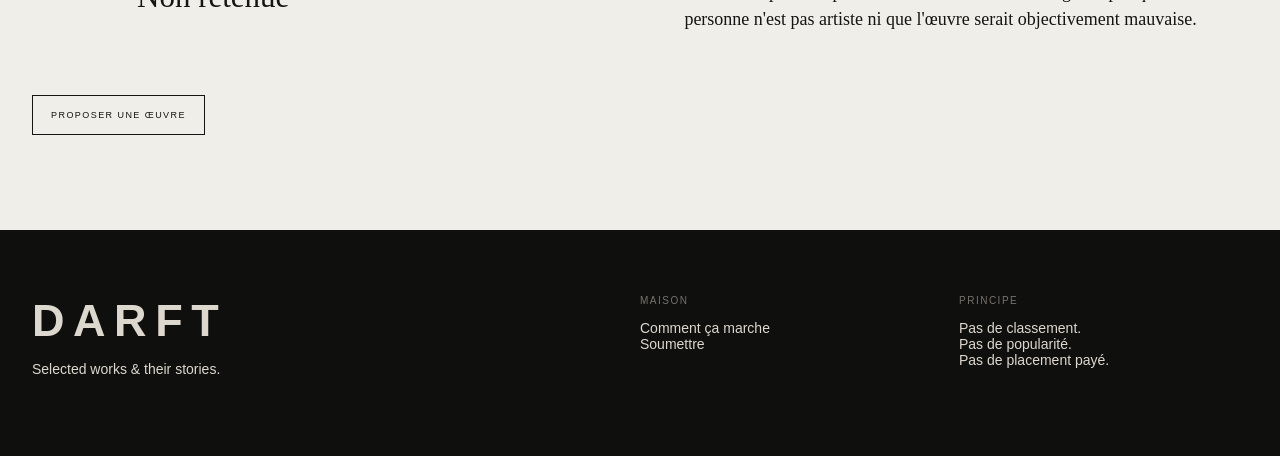
<file: how-it-works.html>
<!doctype html><html lang="fr"><head><meta charset="utf-8"><meta name="viewport" content="width=device-width,initial-scale=1"><title>Comment fonctionne DARFT</title><link rel="stylesheet" href="assets/darft.css"></head><body><header class="top"><nav class="nav"><a href="index.html#works">Œuvres</a><a href="index.html#artists">Artistes</a><a href="submit.html">Proposer</a></nav><a class="brand" href="index.html">DARFT</a><div class="right"><a class="textbtn" href="submit.html">Soumettre une œuvre</a></div></header><main><section class="page-hero"><div class="eyebrow">La maison / Fonctionnement</div><h1 class="display">Un regard,<br>pas un classement.</h1><p>DARFT est une maison de sélection. Tout le monde peut proposer une œuvre. Très peu entrent dans la sélection publique. Nous ne décidons pas qui a le droit d'être artiste : nous décidons quelles œuvres nous sommes prêts à défendre.</p></section><section class="section"><div class="section-head"><div><div class="eyebrow">Notre méthode</div><h2>Ce que nous regardons.</h2></div></div><div class="principle"><span>01</span><h3>L'œuvre avant le CV</h3><p>École, galerie, expositions, nombre d'abonnés et carrière ne sont pas des prérequis. Une personne peut avoir créé trois œuvres dans sa vie et produire quelque chose qui mérite une attention sérieuse.</p></div><div class="principle"><span>02</span><h3>Est-ce que l'œuvre nous arrête ?</h3><p>Nous cherchons d'abord une présence : quelque chose qui résiste au défilement, attire le regard ou provoque une question. Cela peut être beau, dérangeant, fragile, étrange ou difficile à classer.</p></div><div class="principle"><span>03</span><h3>Une identité propre</h3><p>Nous regardons la relation entre forme, matière, technique et intention. La virtuosité seule ne suffit pas ; la maladresse n'est pas automatiquement éliminatoire.</p></div><div class="principle"><span>04</span><h3>L'œuvre sans son histoire</h3><p>L'histoire humaine compte beaucoup chez DARFT, mais elle ne doit pas sauver une œuvre qui ne tient pas seule. Nous regardons d'abord l'objet, puis ce que son histoire ajoute.</p></div><div class="principle"><span>05</span><h3>La conviction</h3><p>La question finale est : sommes-nous prêts à défendre cette œuvre devant quelqu'un qui pourrait dépenser son argent pour l'acquérir ? DARFT cherche la conviction, pas une moyenne de notes.</p></div></section><section class="section dark"><div class="two"><div><div class="eyebrow">Transparence</div><h2>Nous pouvons nous tromper.</h2></div><div><p class="lead">Une sélection artistique n'est pas une vérité mathématique. Certaines œuvres refusées deviendront peut-être importantes. Certaines œuvres choisies ne trouveront jamais d'acquéreur.</p><p class="lead">La sélection n'est pas achetable. Il n'existe aucun placement payé donnant accès à la sélection éditoriale. L'IA peut aider à classer ou faire émerger des dossiers, mais la décision finale reste humaine.</p></div></div></section><section class="section"><div class="section-head"><div><div class="eyebrow">Après une candidature</div><h2>Sept états possibles.</h2></div></div><div class="principle"><span>01</span><h3>Reçue</h3><p>Le dossier est arrivé et attend sa vérification.</p></div><div class="principle"><span>02</span><h3>À compléter</h3><p>Il manque des images ou des informations factuelles. Ce n'est pas un refus artistique.</p></div><div class="principle"><span>03</span><h3>En examen</h3><p>Le dossier est recevable et passe au regard curatorial.</p></div><div class="principle"><span>04</span><h3>Sélectionnée</h3><p>DARFT accepte de présenter et défendre publiquement l'œuvre.</p></div><div class="principle"><span>05</span><h3>À revoir</h3><p>Le travail nous intrigue mais cette œuvre n'entre pas aujourd'hui. Nous souhaitons pouvoir suivre la suite.</p></div><div class="principle"><span>06</span><h3>Archive</h3><p>L'œuvre n'est pas visible dans la sélection publique, mais elle peut rester dans la mémoire privée de DARFT pour de futures recherches, avec l'accord du déposant.</p></div><div class="principle"><span>07</span><h3>Non retenue</h3><p>DARFT ne poursuit pas avec cette œuvre. Cela ne signifie pas que la personne n'est pas artiste ni que l'œuvre serait objectivement mauvaise.</p></div><a class="btn" href="submit.html">Proposer une œuvre</a></section></main><footer class="footer"><div><a class="brand" href="index.html">DARFT</a><p>Selected works & their stories.</p></div><div><div class="small">Maison</div><p><a href="how-it-works.html">Comment ça marche</a><br><a href="submit.html">Soumettre</a></p></div><div><div class="small">Principe</div><p>Pas de classement.<br>Pas de popularité.<br>Pas de placement payé.</p></div></footer></body></html>
</file>
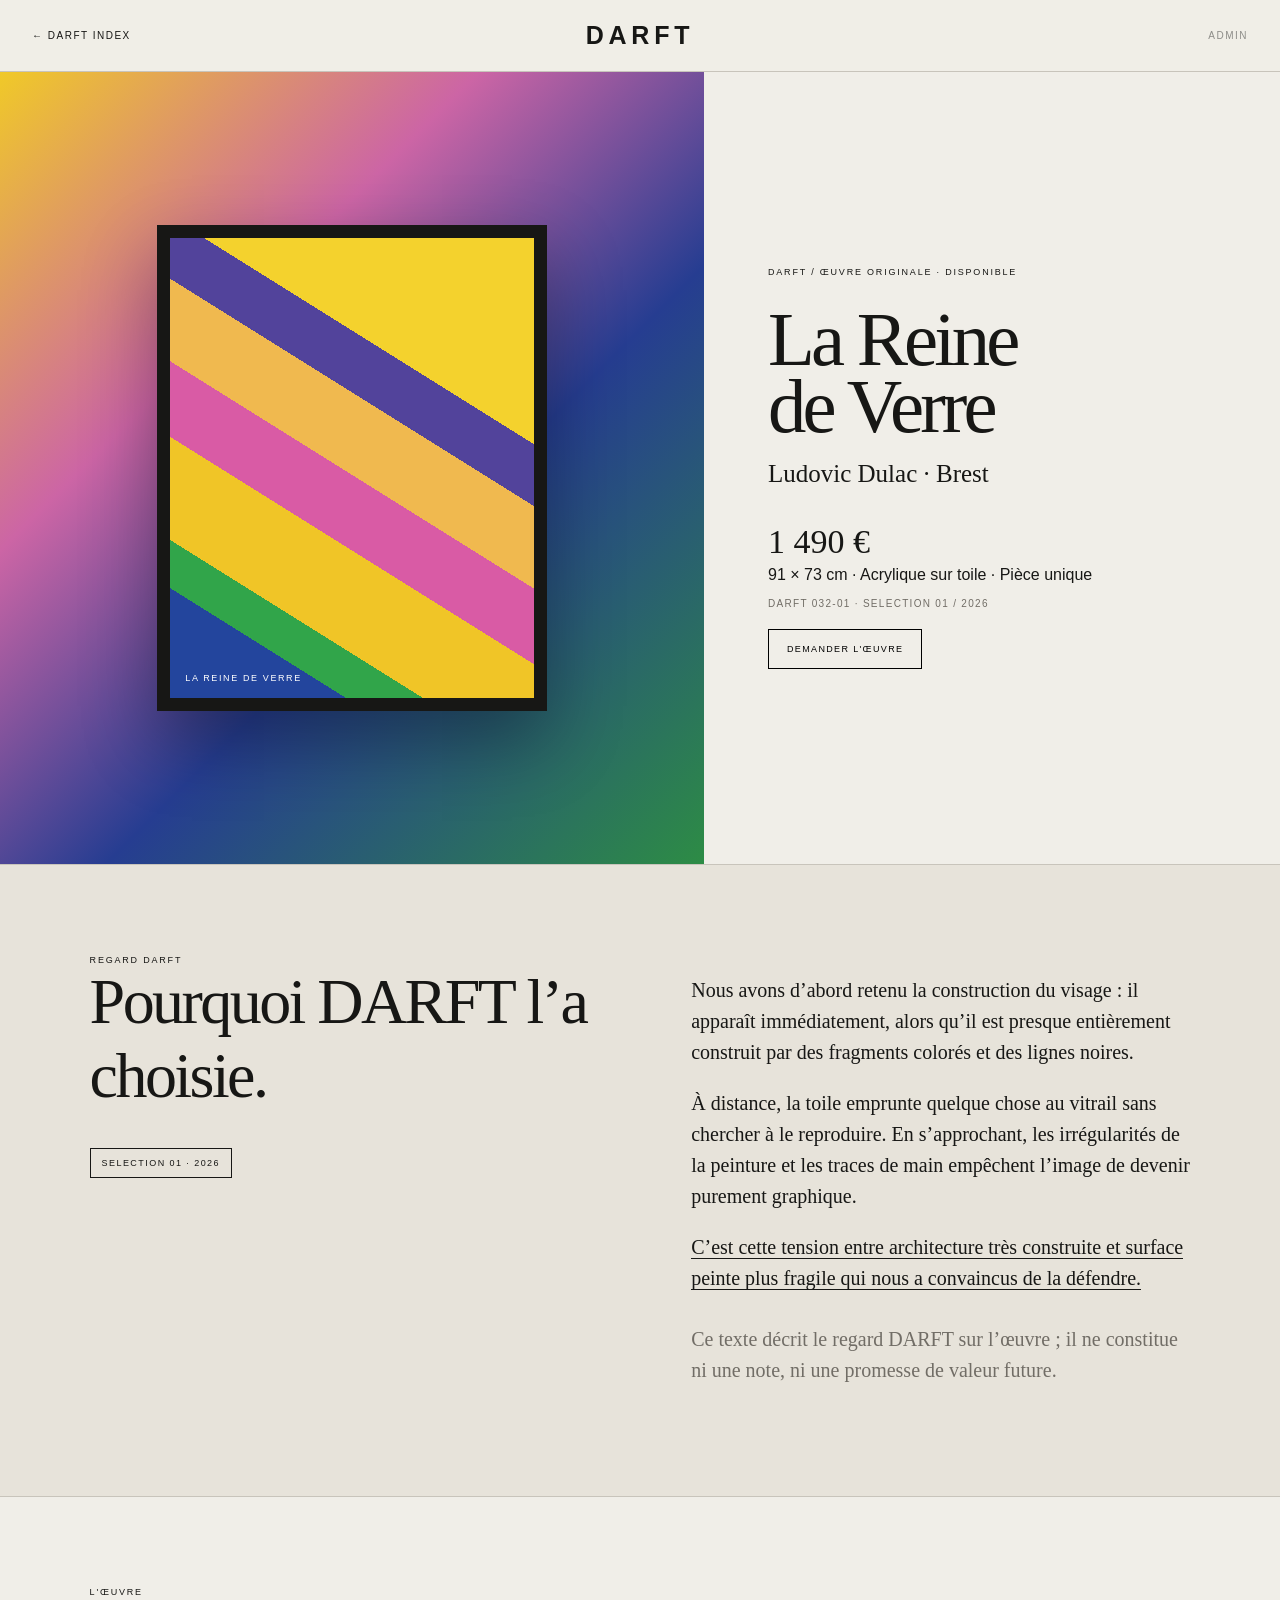
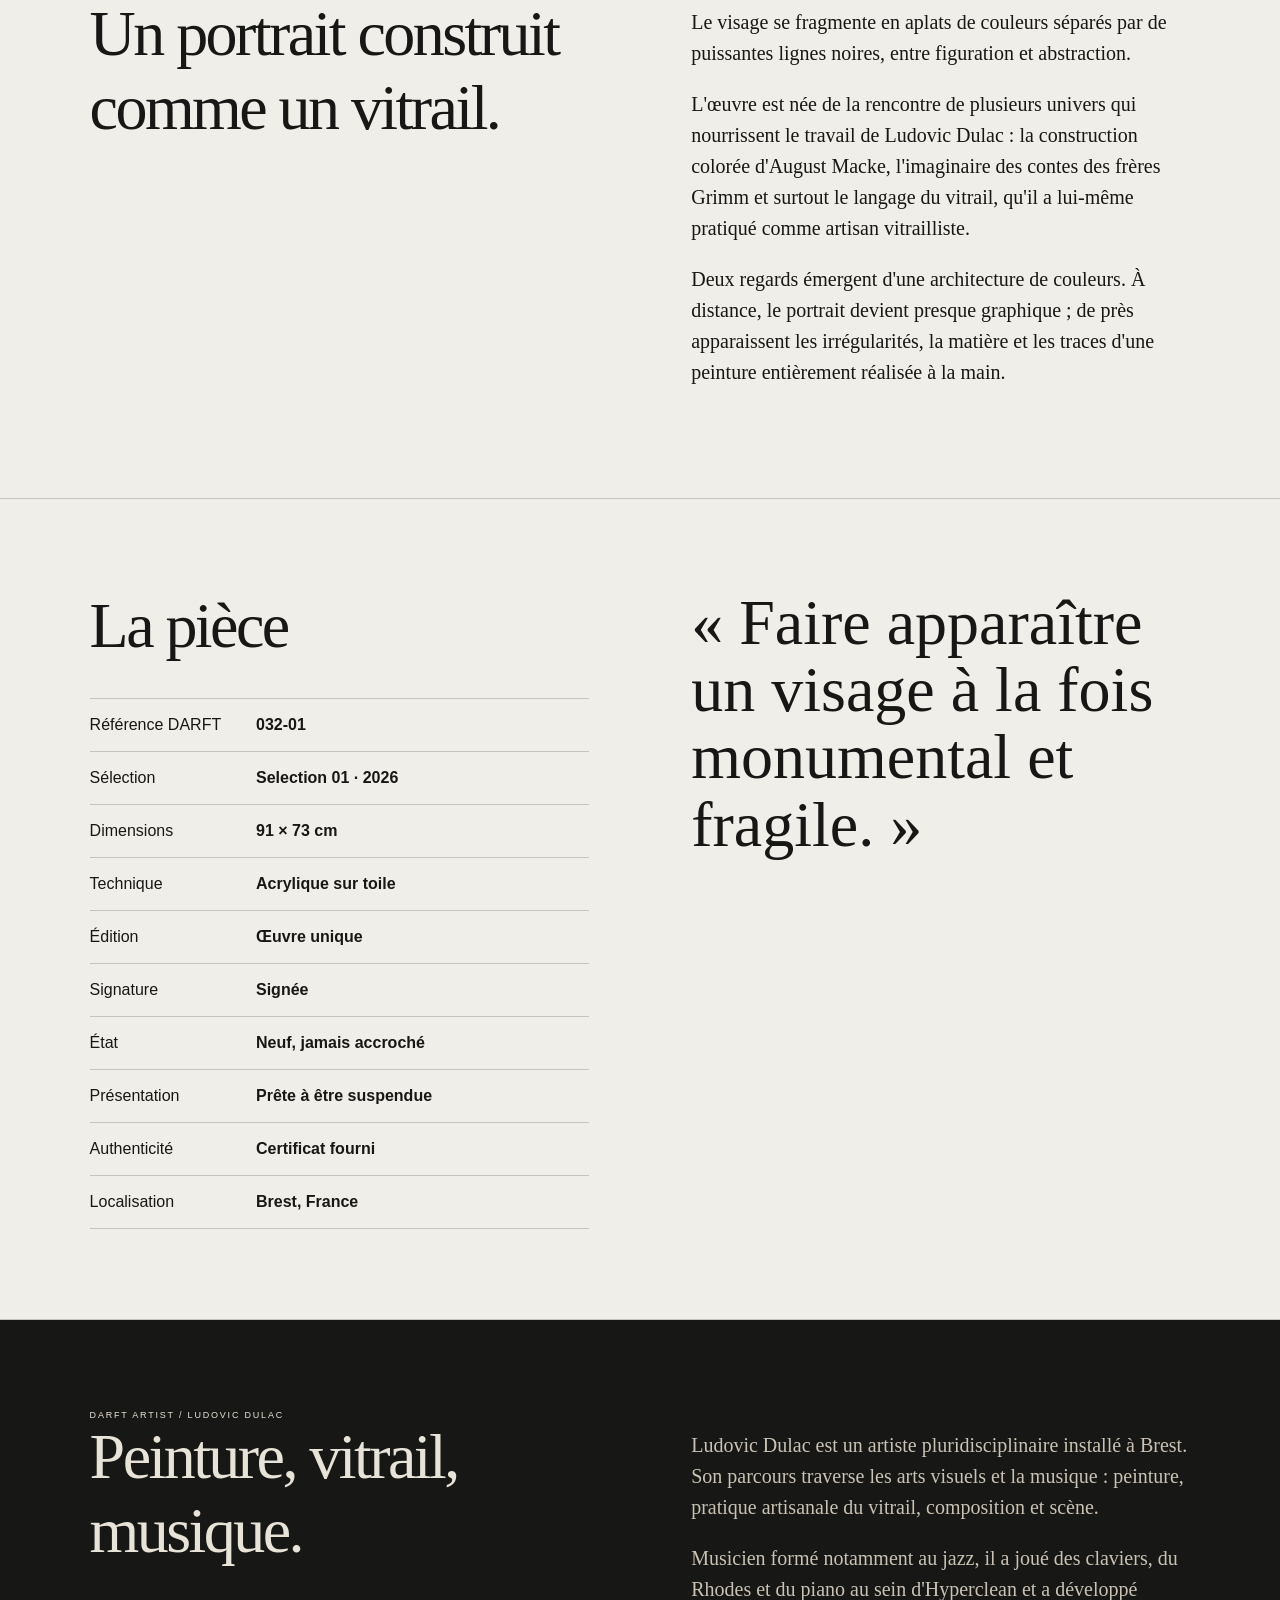
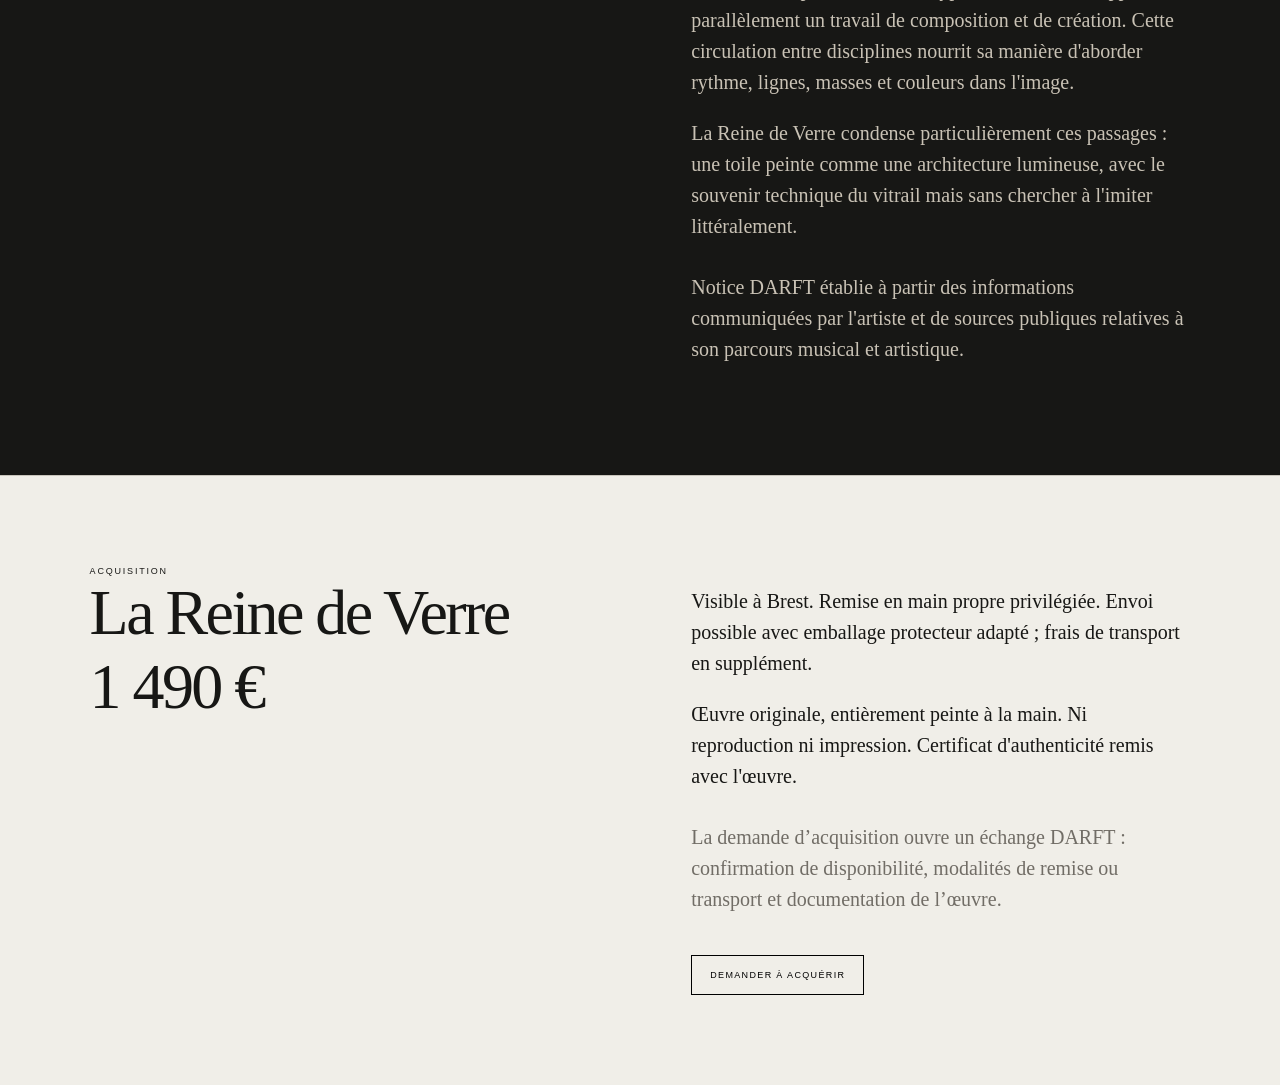
<file: ludovic-dulac.html>
<!doctype html><html lang="fr"><head><meta charset="utf-8"><meta name="viewport" content="width=device-width,initial-scale=1"><title>La Reine de Verre — Ludovic Dulac | DARFT</title><style>:root{--p:#f0eee8;--i:#171715;--l:#c8c4bb;--s:Georgia,'Times New Roman',serif}*{box-sizing:border-box}body{margin:0;background:var(--p);color:var(--i);font-family:Arial,sans-serif}.top{height:72px;border-bottom:1px solid var(--l);display:grid;grid-template-columns:1fr auto 1fr;align-items:center;padding:0 32px;position:sticky;top:0;background:rgba(240,238,232,.96);z-index:5}.brand{font-weight:700;letter-spacing:.19em;font-size:25px}.back,.admin{color:inherit;text-decoration:none;text-transform:uppercase;letter-spacing:.15em;font-size:10px}.admin{text-align:right;opacity:.45}.hero{display:grid;grid-template-columns:55% 45%;min-height:88vh}.visual{background:linear-gradient(135deg,#f0c928,#cc65a5 32%,#263d91 60%,#2d8c45);display:flex;align-items:center;justify-content:center;padding:8vw}.painting{width:min(520px,78%);aspect-ratio:73/91;border:13px solid #171715;box-shadow:0 30px 70px #0005;background:linear-gradient(32deg,#23459d 0 16%,#31a54a 16% 23%,#f0c527 23% 38%,#d95ba5 38% 49%,#f0b94f 49% 61%,#52439b 61% 70%,#f4d22d 70%);position:relative}.painting:after{content:'LA REINE DE VERRE';position:absolute;inset:auto 15px 15px;color:white;font-size:9px;letter-spacing:.18em}.copy{padding:7vw 5vw;display:flex;flex-direction:column;justify-content:center}.eye{font-size:9px;text-transform:uppercase;letter-spacing:.2em}.copy h1{font-family:var(--s);font-size:clamp(52px,6vw,95px);line-height:.86;font-weight:400;letter-spacing:-.05em;margin:30px 0 20px}.artist{font-family:var(--s);font-size:25px}.price{font-family:var(--s);font-size:34px;margin:35px 0 5px}.btn{border:1px solid;padding:14px 18px;background:none;text-transform:uppercase;letter-spacing:.15em;font-size:9px;width:max-content;margin-top:20px}.section{padding:90px 7vw;border-top:1px solid var(--l)}.two{display:grid;grid-template-columns:1fr 1fr;gap:8vw}.section h2{font-family:var(--s);font-size:clamp(38px,5vw,70px);font-weight:400;letter-spacing:-.04em;margin:0 0 35px}.section p{font-family:var(--s);font-size:20px;line-height:1.55}.facts{border-top:1px solid var(--l)}.fact{display:grid;grid-template-columns:1fr 2fr;padding:17px 0;border-bottom:1px solid var(--l)}.bio{background:#171715;color:#e8e3d8}.bio p{color:#c9c2b5}.quote{font-family:var(--s);font-size:clamp(36px,5vw,70px);line-height:1.05}.note{font-size:11px;line-height:1.6;color:#716d66;margin-top:30px}.stamp{display:inline-block;border:1px solid;padding:9px 11px;font-size:9px;text-transform:uppercase;letter-spacing:.16em;margin-bottom:25px}.why{background:#e7e3da}.why p{max-width:760px}.why strong{font-weight:400;border-bottom:1px solid}.inventory{font-size:10px;letter-spacing:.13em;text-transform:uppercase;color:#716d66;margin-top:14px}@media(max-width:800px){.hero,.two{grid-template-columns:1fr}.visual{min-height:65vh}.copy{padding:55px 28px}.top{grid-template-columns:1fr auto}.top .admin{display:none}.section{padding:65px 28px}}</style></head><body><header class="top"><a class="back" href="./index.html">← DARFT Index</a><div class="brand">DARFT</div><a class="admin" href="admin.html">Admin</a></header><main><section class="hero"><div class="visual"><div class="painting"></div></div><div class="copy"><div class="eye">DARFT / Œuvre originale · Disponible</div><h1>La Reine<br>de Verre</h1><div class="artist">Ludovic Dulac · Brest</div><div class="price">1 490 €</div><div>91 × 73 cm · Acrylique sur toile · Pièce unique</div><div class="inventory">DARFT 032-01 · Selection 01 / 2026</div><button class="btn" onclick="document.querySelector('#acquire').scrollIntoView({behavior:'smooth'})">Demander l'œuvre</button></div></section><section class="section why"><div class="two"><div><div class="eye">Regard DARFT</div><h2>Pourquoi DARFT l’a choisie.</h2><span class="stamp">Selection 01 · 2026</span></div><div><p>Nous avons d’abord retenu la construction du visage : il apparaît immédiatement, alors qu’il est presque entièrement construit par des fragments colorés et des lignes noires.</p><p>À distance, la toile emprunte quelque chose au vitrail sans chercher à le reproduire. En s’approchant, les irrégularités de la peinture et les traces de main empêchent l’image de devenir purement graphique.</p><p><strong>C’est cette tension entre architecture très construite et surface peinte plus fragile qui nous a convaincus de la défendre.</strong></p><p class="note">Ce texte décrit le regard DARFT sur l’œuvre ; il ne constitue ni une note, ni une promesse de valeur future.</p></div></div></section><section class="section"><div class="two"><div><div class="eye">L'œuvre</div><h2>Un portrait construit comme un vitrail.</h2></div><div><p>Le visage se fragmente en aplats de couleurs séparés par de puissantes lignes noires, entre figuration et abstraction.</p><p>L'œuvre est née de la rencontre de plusieurs univers qui nourrissent le travail de Ludovic Dulac : la construction colorée d'August Macke, l'imaginaire des contes des frères Grimm et surtout le langage du vitrail, qu'il a lui-même pratiqué comme artisan vitrailliste.</p><p>Deux regards émergent d'une architecture de couleurs. À distance, le portrait devient presque graphique ; de près apparaissent les irrégularités, la matière et les traces d'une peinture entièrement réalisée à la main.</p></div></div></section><section class="section"><div class="two"><div><h2>La pièce</h2><div class="facts"><div class="fact"><span>Référence DARFT</span><b>032-01</b></div><div class="fact"><span>Sélection</span><b>Selection 01 · 2026</b></div><div class="fact"><span>Dimensions</span><b>91 × 73 cm</b></div><div class="fact"><span>Technique</span><b>Acrylique sur toile</b></div><div class="fact"><span>Édition</span><b>Œuvre unique</b></div><div class="fact"><span>Signature</span><b>Signée</b></div><div class="fact"><span>État</span><b>Neuf, jamais accroché</b></div><div class="fact"><span>Présentation</span><b>Prête à être suspendue</b></div><div class="fact"><span>Authenticité</span><b>Certificat fourni</b></div><div class="fact"><span>Localisation</span><b>Brest, France</b></div></div></div><div><div class="quote">« Faire apparaître un visage à la fois monumental et fragile. »</div></div></div></section><section class="section bio"><div class="two"><div><div class="eye">DARFT Artist / Ludovic Dulac</div><h2>Peinture, vitrail, musique.</h2></div><div><p>Ludovic Dulac est un artiste pluridisciplinaire installé à Brest. Son parcours traverse les arts visuels et la musique : peinture, pratique artisanale du vitrail, composition et scène.</p><p>Musicien formé notamment au jazz, il a joué des claviers, du Rhodes et du piano au sein d'Hyperclean et a développé parallèlement un travail de composition et de création. Cette circulation entre disciplines nourrit sa manière d'aborder rythme, lignes, masses et couleurs dans l'image.</p><p>La Reine de Verre condense particulièrement ces passages : une toile peinte comme une architecture lumineuse, avec le souvenir technique du vitrail mais sans chercher à l'imiter littéralement.</p><p class="note">Notice DARFT établie à partir des informations communiquées par l'artiste et de sources publiques relatives à son parcours musical et artistique.</p></div></div></section><section class="section" id="acquire"><div class="two"><div><div class="eye">Acquisition</div><h2>La Reine de Verre<br>1 490 €</h2></div><div><p>Visible à Brest. Remise en main propre privilégiée. Envoi possible avec emballage protecteur adapté ; frais de transport en supplément.</p><p>Œuvre originale, entièrement peinte à la main. Ni reproduction ni impression. Certificat d'authenticité remis avec l'œuvre.</p><p class="note">La demande d’acquisition ouvre un échange DARFT : confirmation de disponibilité, modalités de remise ou transport et documentation de l’œuvre.</p><button class="btn" onclick="alert('Prototype DARFT — demande d’acquisition enregistrée.')">Demander à acquérir</button></div></div></section></main></body></html>
</file>
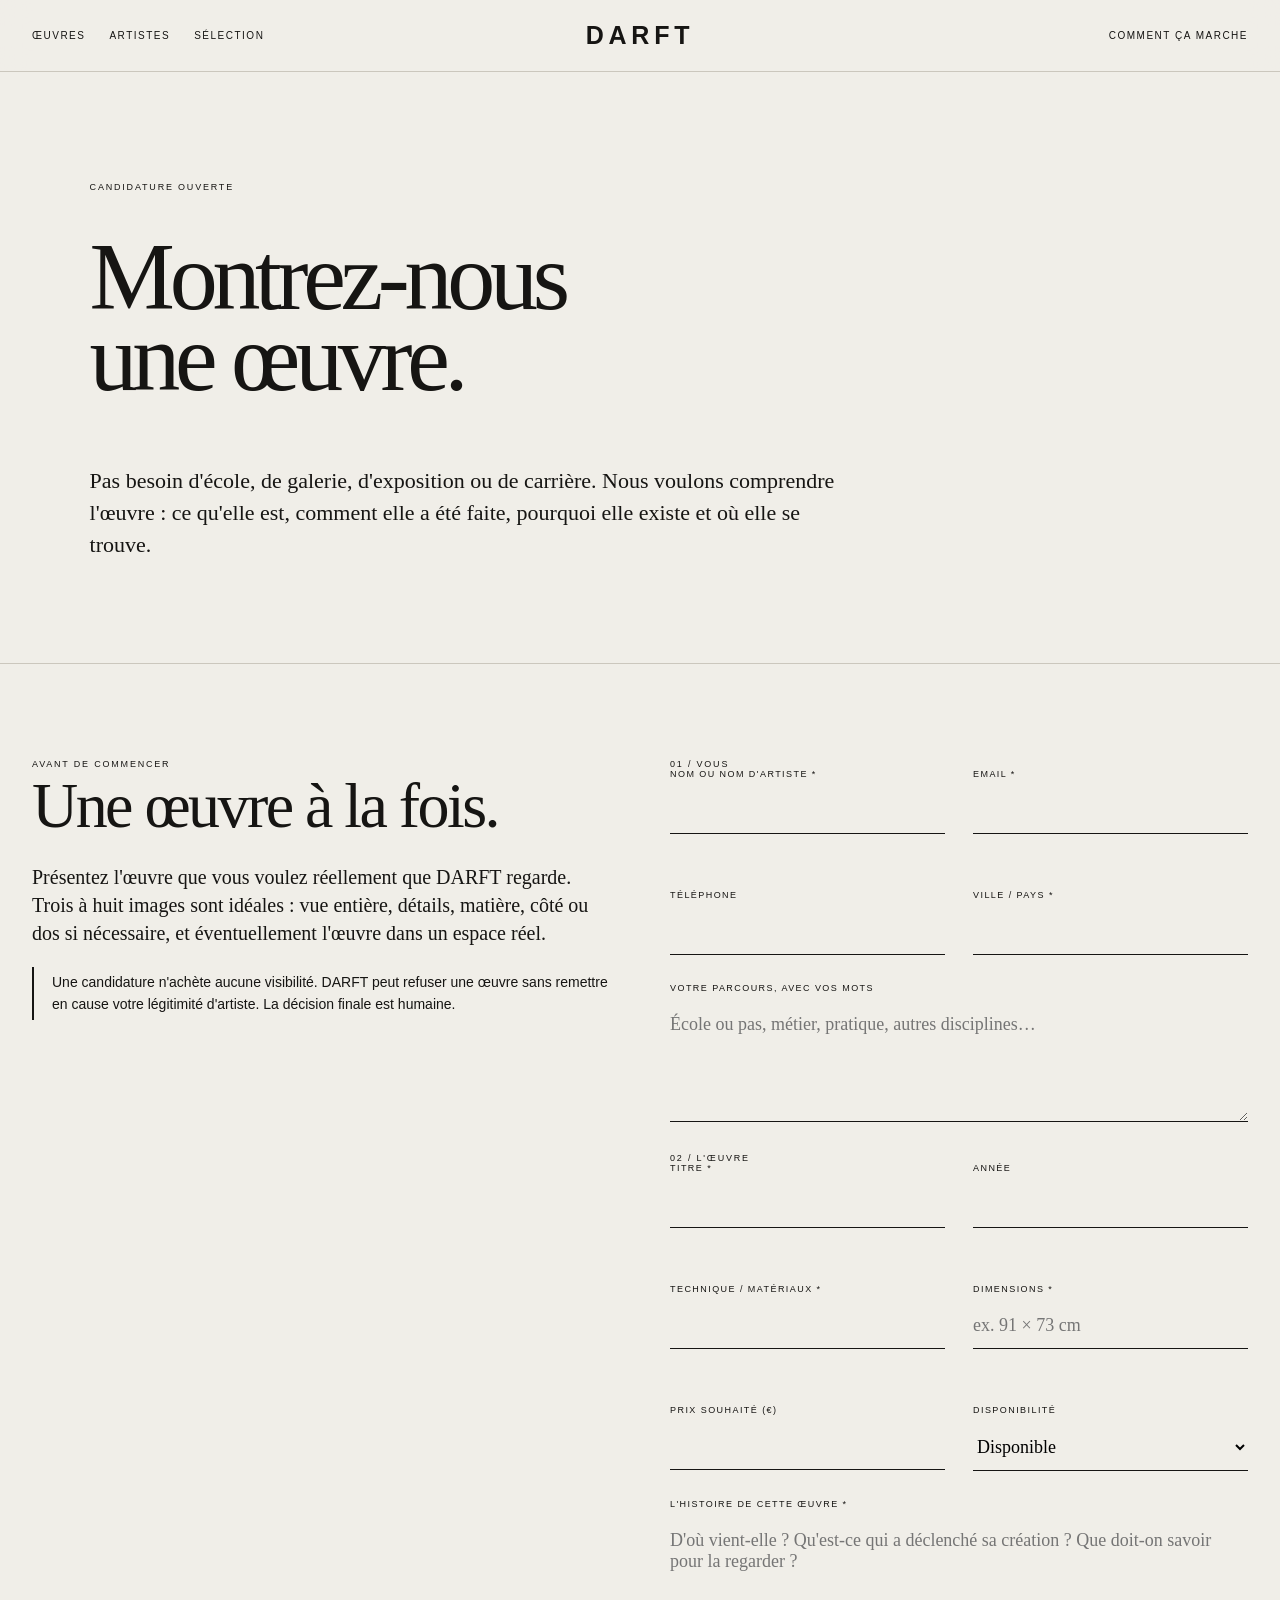
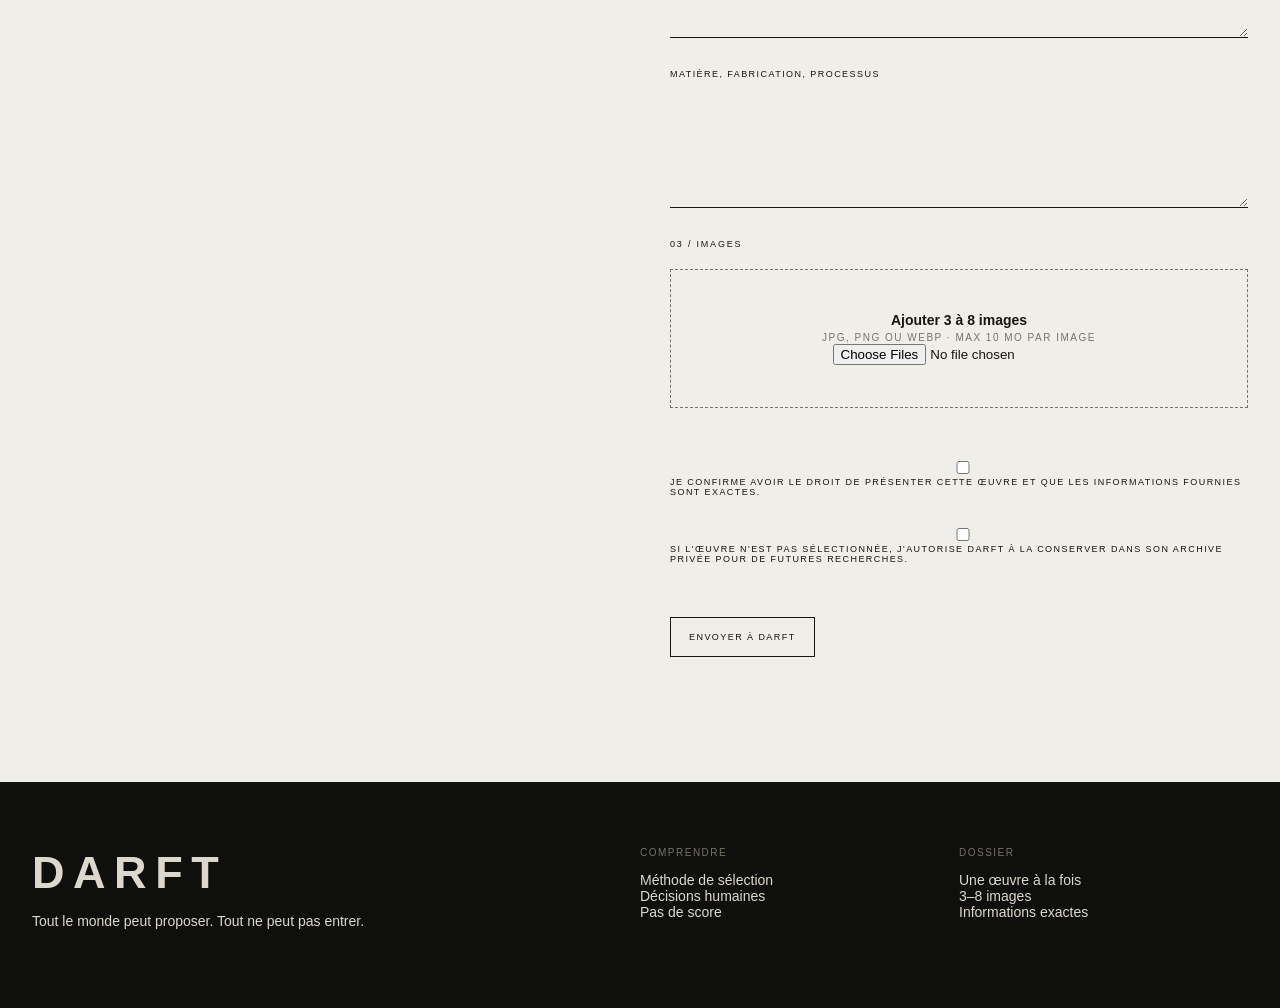
<file: submit.html>
<!doctype html><html lang="fr"><head><meta charset="utf-8"><meta name="viewport" content="width=device-width,initial-scale=1"><title>Proposer une œuvre — DARFT</title><link rel="stylesheet" href="assets/darft.css"></head><body><header class="top"><nav class="nav"><a href="index.html#works">Œuvres</a><a href="index.html#artists">Artistes</a><a href="how-it-works.html">Sélection</a></nav><a class="brand" href="index.html">DARFT</a><div class="right"><a class="textbtn" href="how-it-works.html">Comment ça marche</a></div></header><main><section class="page-hero"><div class="eyebrow">Candidature ouverte</div><h1 class="display">Montrez-nous<br>une œuvre.</h1><p>Pas besoin d'école, de galerie, d'exposition ou de carrière. Nous voulons comprendre l'œuvre : ce qu'elle est, comment elle a été faite, pourquoi elle existe et où elle se trouve.</p></section><section class="section"><div class="two"><div><div class="eyebrow">Avant de commencer</div><h2>Une œuvre à la fois.</h2><p class="lead">Présentez l'œuvre que vous voulez réellement que DARFT regarde. Trois à huit images sont idéales : vue entière, détails, matière, côté ou dos si nécessaire, et éventuellement l'œuvre dans un espace réel.</p><div class="notice">Une candidature n'achète aucune visibilité. DARFT peut refuser une œuvre sans remettre en cause votre légitimité d'artiste. La décision finale est humaine.</div></div><form class="form" id="submissionForm"><div class="eyebrow">01 / Vous</div><div class="form-grid"><div class="field"><label for="name">Nom ou nom d'artiste *</label><input id="name" name="artist_name" required></div><div class="field"><label for="email">Email *</label><input id="email" name="email" type="email" required></div><div class="field"><label for="phone">Téléphone</label><input id="phone" name="phone"></div><div class="field"><label for="city">Ville / pays *</label><input id="city" name="location" required></div></div><div class="field"><label for="bio">Votre parcours, avec vos mots</label><textarea id="bio" name="artist_bio" placeholder="École ou pas, métier, pratique, autres disciplines…"></textarea></div><div class="eyebrow">02 / L'œuvre</div><div class="form-grid"><div class="field"><label for="title">Titre *</label><input id="title" name="title" required></div><div class="field"><label for="year">Année</label><input id="year" name="year" inputmode="numeric"></div><div class="field"><label for="medium">Technique / matériaux *</label><input id="medium" name="medium" required></div><div class="field"><label for="dimensions">Dimensions *</label><input id="dimensions" name="dimensions" placeholder="ex. 91 × 73 cm" required></div><div class="field"><label for="price">Prix souhaité (€)</label><input id="price" name="price_eur" type="number" min="0" step="1"></div><div class="field"><label for="availability">Disponibilité</label><select id="availability" name="availability"><option value="available">Disponible</option><option value="reserved">Réservée</option><option value="not_for_sale">Pas à vendre / présentation seulement</option></select></div></div><div class="field"><label for="story">L'histoire de cette œuvre *</label><textarea id="story" name="story" required placeholder="D'où vient-elle ? Qu'est-ce qui a déclenché sa création ? Que doit-on savoir pour la regarder ?"></textarea></div><div class="field"><label for="process">Matière, fabrication, processus</label><textarea id="process" name="process"></textarea></div><div class="eyebrow">03 / Images</div><div class="drop"><label for="images"><strong>Ajouter 3 à 8 images</strong><br><span class="small">JPG, PNG ou WebP · max 10 Mo par image</span></label><input id="images" name="images" type="file" accept="image/jpeg,image/png,image/webp" multiple></div><div id="imageList" class="status"></div><div class="field"><label><input id="rights" name="rights" value="true" type="checkbox" required> Je confirme avoir le droit de présenter cette œuvre et que les informations fournies sont exactes.</label></div><div class="field"><label><input id="archiveConsent" type="checkbox"> Si l'œuvre n'est pas sélectionnée, j'autorise DARFT à la conserver dans son archive privée pour de futures recherches.</label></div><button class="btn" type="submit">Envoyer à DARFT</button><div id="formStatus" class="status"></div></form></div></section></main><footer class="footer"><div><a class="brand" href="index.html">DARFT</a><p>Tout le monde peut proposer. Tout ne peut pas entrer.</p></div><div><div class="small">Comprendre</div><p><a href="how-it-works.html">Méthode de sélection</a><br>Décisions humaines<br>Pas de score</p></div><div><div class="small">Dossier</div><p>Une œuvre à la fois<br>3–8 images<br>Informations exactes</p></div></footer><script type="module" src="assets/submit.js"></script></body></html>
</file>
<file: assets/darft.css>
:root{--ink:#161513;--paper:#f0eee8;--paper2:#e7e3da;--muted:#77736b;--line:#cbc7bd;--dark:#171715;--serif:Georgia,'Times New Roman',serif;--sans:Arial,Helvetica,sans-serif}*{box-sizing:border-box}html{scroll-behavior:smooth}body{margin:0;background:var(--paper);color:var(--ink);font-family:var(--sans);font-size:14px}a{color:inherit}.top{height:72px;display:grid;grid-template-columns:1fr auto 1fr;align-items:center;padding:0 32px;border-bottom:1px solid var(--line);position:sticky;top:0;background:rgba(240,238,232,.95);backdrop-filter:blur(14px);z-index:20}.brand{font-size:25px;letter-spacing:.19em;font-weight:700;text-decoration:none}.nav{display:flex;gap:24px;align-items:center}.nav a,.textbtn,.dots{color:inherit;text-decoration:none;text-transform:uppercase;font-size:10px;letter-spacing:.15em}.right{display:flex;gap:18px;align-items:center;justify-content:flex-end}.dots{border:0;background:none;font-size:20px;letter-spacing:.18em;cursor:pointer;padding:8px}.menu{position:fixed;inset:72px 0 auto auto;width:min(430px,100%);background:var(--dark);color:#eee9df;padding:38px;z-index:30;display:none;box-shadow:0 30px 70px #0004}.menu.open{display:block}.menu a{display:block;text-decoration:none;font-family:var(--serif);font-size:29px;padding:16px 0;border-bottom:1px solid #3b3934}.menu p{color:#aaa398;line-height:1.5}.hero{min-height:calc(100vh - 72px);display:grid;grid-template-columns:42% 58%}.hero-copy{padding:7vw 5vw;display:flex;flex-direction:column;justify-content:space-between}.eyebrow{text-transform:uppercase;letter-spacing:.2em;font-size:9px}.hero h1,.display{font-family:var(--serif);font-weight:400;font-size:clamp(55px,7.5vw,125px);line-height:.84;letter-spacing:-.055em;margin:45px 0}.lead{font-family:var(--serif);font-size:20px;line-height:1.4;max-width:560px}.hero-art{position:relative;overflow:hidden;background:linear-gradient(140deg,#252525,#8a8175 45%,#d2c3ae)}.shape{position:absolute;border-radius:50%;filter:blur(1px)}.s1{width:60%;height:74%;left:22%;top:12%;background:radial-gradient(circle at 35% 30%,#d8d0bf,#654b3d 45%,#171514 75%);transform:rotate(18deg);border-radius:48% 38% 54% 42%}.s2{width:38%;height:8%;background:#c4b299;left:30%;bottom:16%;filter:blur(8px)}.caption{position:absolute;left:25px;bottom:22px;color:#fff;font-size:10px;line-height:1.5;letter-spacing:.08em}.section{padding:95px 32px;border-top:1px solid var(--line)}.section.dark{background:var(--dark);color:#e9e5dc}.section-head{display:flex;justify-content:space-between;align-items:end;margin-bottom:40px}.section h2,.page-title{font-family:var(--serif);font-size:clamp(38px,5vw,75px);font-weight:400;letter-spacing:-.04em;margin:0}.grid{display:grid;grid-template-columns:repeat(3,1fr);gap:15px}.card{cursor:pointer;text-decoration:none}.art{height:55vh;min-height:380px;position:relative;overflow:hidden;background:#c8c1b5}.a1{background:linear-gradient(35deg,#1b1b19 0 20%,#6d675d 20% 45%,#d7c9b4 45% 68%,#39342f 68%)}.a2{background:radial-gradient(ellipse at 50% 45%,#e6dfd0 0 18%,#8c7867 19% 34%,#292724 35% 55%,#b0a392 56%)}.a3{background:linear-gradient(120deg,#b7aa98 0 25%,#443b34 25% 31%,#ddd4c5 31% 58%,#69594c 58% 66%,#1e1d1b 66%)}.a4{background:linear-gradient(35deg,#25469d 0 16%,#32a34a 16% 24%,#f3cc29 24% 38%,#d45ca6 38% 50%,#f0b54d 50% 61%,#58459e 61% 71%,#f4d02c 71%)}.meta{display:flex;justify-content:space-between;padding:13px 1px;line-height:1.5;gap:15px}.meta strong{font-family:var(--serif);font-size:18px;font-weight:400}.story{background:var(--dark);color:#e9e5dc;display:grid;grid-template-columns:1fr 1fr;min-height:75vh}.story-visual{background:linear-gradient(155deg,#51453b,#b7a994 45%,#2c2925);position:relative}.story-copy{padding:8vw 7vw;display:flex;flex-direction:column;justify-content:center}.story h2{font-family:var(--serif);font-size:clamp(45px,6vw,92px);font-weight:400;line-height:.9;margin:25px 0}.story p{font-family:var(--serif);font-size:19px;line-height:1.55;max-width:550px;color:#c8c2b7}.btn{display:inline-block;border:1px solid currentColor;padding:14px 18px;text-transform:uppercase;letter-spacing:.16em;font-size:9px;background:none;color:inherit;cursor:pointer;width:max-content;margin-top:25px;text-decoration:none}.index-list{border-top:1px solid var(--line)}.row{display:grid;grid-template-columns:70px 1.5fr 1fr 1fr auto;padding:20px 4px;border-bottom:1px solid var(--line);align-items:center;text-decoration:none}.row:hover{padding-left:12px;transition:.2s}.row .name{font-family:var(--serif);font-size:25px}.collection,.two,.split{display:grid;grid-template-columns:1fr 1fr;gap:60px}.bigquote{font-family:var(--serif);font-size:clamp(38px,5vw,70px);line-height:1.02;letter-spacing:-.04em}.stats{display:grid;grid-template-columns:1fr 1fr;border-top:1px solid var(--line)}.stat{padding:25px 0;border-bottom:1px solid var(--line)}.stat b{display:block;font-family:var(--serif);font-size:42px;font-weight:400}.footer{padding:65px 32px;background:#0f0f0e;color:#ddd8ce;display:grid;grid-template-columns:2fr 1fr 1fr;gap:30px}.footer .brand{font-size:45px}.footer a{text-decoration:none}.small{font-size:10px;text-transform:uppercase;letter-spacing:.15em;color:var(--muted)}.page-hero{padding:110px 7vw 80px;min-height:64vh;display:flex;flex-direction:column;justify-content:flex-end}.page-hero p{font-family:var(--serif);font-size:22px;line-height:1.45;max-width:760px}.principle{display:grid;grid-template-columns:70px 1fr 1.1fr;gap:35px;padding:36px 0;border-top:1px solid var(--line)}.principle h3{font-family:var(--serif);font-size:31px;font-weight:400;margin:0}.principle p{font-family:var(--serif);font-size:18px;line-height:1.55;margin:0}.form{max-width:980px}.field{margin:0 0 28px}.field label{display:block;font-size:9px;text-transform:uppercase;letter-spacing:.16em;margin-bottom:9px}.field input,.field textarea,.field select{width:100%;border:0;border-bottom:1px solid var(--ink);background:transparent;padding:12px 0;font:18px var(--serif);border-radius:0}.field textarea{min-height:120px;resize:vertical}.form-grid{display:grid;grid-template-columns:1fr 1fr;gap:28px}.drop{border:1px dashed var(--muted);padding:42px;text-align:center;margin:20px 0}.status{padding:15px 0;font-family:var(--serif);font-size:18px}.admin-shell{display:grid;grid-template-columns:260px 1fr;min-height:calc(100vh - 72px)}.admin-side{border-right:1px solid var(--line);padding:35px 24px}.admin-side a{display:block;padding:13px 0;text-decoration:none;border-bottom:1px solid var(--line)}.admin-main{padding:55px}.admin-cards{display:grid;grid-template-columns:repeat(4,1fr);gap:12px}.admin-card{border:1px solid var(--line);padding:20px}.admin-card b{font:36px var(--serif);display:block}.table{width:100%;border-collapse:collapse;margin-top:35px}.table th,.table td{text-align:left;border-bottom:1px solid var(--line);padding:14px 8px}.pill{display:inline-block;border:1px solid var(--line);padding:5px 8px;font-size:9px;text-transform:uppercase;letter-spacing:.12em}.notice{border-left:2px solid var(--ink);padding:4px 0 4px 18px;max-width:760px;line-height:1.6}.modal{position:fixed;inset:0;background:rgba(15,15,14,.78);z-index:40;display:none;align-items:center;justify-content:center;padding:25px}.modal.open{display:flex}.panel{background:var(--paper);width:min(780px,100%);padding:40px;position:relative}.close{position:absolute;right:20px;top:17px;border:0;background:none;font-size:24px;cursor:pointer}.panel h3{font-family:var(--serif);font-size:45px;font-weight:400;margin:12px 0}.panel p{font-family:var(--serif);font-size:18px;line-height:1.5;max-width:600px}.cockpit-section{padding-left:0;padding-right:0}.cockpit-toolbar{display:flex;justify-content:space-between;align-items:end;gap:30px;margin:30px 0}.cockpit-toolbar .field{min-width:240px;margin:0}.task-list{border-top:1px solid var(--line)}.task-group{margin:0 0 48px}.task-group-head{display:flex;justify-content:space-between;padding:14px 0;border-bottom:1px solid var(--ink);font-size:10px;text-transform:uppercase;letter-spacing:.16em}.task-card{padding:28px 0;border-bottom:1px solid var(--line)}.task-card.status-done{opacity:.58}.task-card-head{display:flex;justify-content:space-between;gap:24px;align-items:start}.task-card h3,.brief-grid h3{font:32px var(--serif);font-weight:400;margin:7px 0 12px}.task-card p{max-width:900px;line-height:1.55}.task-code{font-size:9px;text-transform:uppercase;letter-spacing:.16em;color:var(--muted)}.task-controls{display:flex;gap:8px;flex-wrap:wrap}.task-controls select{background:transparent;border:1px solid var(--line);padding:9px;font-size:11px}.task-why{font-family:var(--serif);font-size:16px}.task-answer{margin-top:24px;max-width:980px}.task-answer textarea{border:1px solid var(--line);padding:14px;min-height:110px;background:#f7f5ef}.task-save-row{display:flex;gap:18px;align-items:center}.task-save-row .btn{margin-top:0}.new-task{border-top:1px solid var(--line);padding:28px 0;margin-bottom:50px}.new-task summary{cursor:pointer;font:25px var(--serif)}.brief-grid{display:grid;grid-template-columns:1fr 1fr;gap:0 40px;margin-top:40px}.brief-grid article{padding:28px 0;border-top:1px solid var(--line)}.brief-grid p{line-height:1.6}.journal-new{max-width:980px;margin-top:35px}.journal-list{margin-top:45px;border-top:1px solid var(--line)}.journal-card{padding:28px 0;border-bottom:1px solid var(--line)}.journal-card.resolved{opacity:.55}.journal-title-edit{font:28px var(--serif);border:0;background:transparent;width:min(700px,100%);padding:8px 0}.journal-body-edit{width:100%;min-height:120px;border:1px solid var(--line);background:#f7f5ef;padding:14px;font:17px var(--serif);line-height:1.5}.journal-check{white-space:nowrap}.journal-state{margin-left:14px}.table-scroll{overflow:auto}.admin-side{position:sticky;top:72px;height:calc(100vh - 72px);align-self:start}.admin-side .btn{margin-top:28px}.admin-link{font-size:9px;text-transform:uppercase;letter-spacing:.14em;opacity:.42;text-decoration:none}.admin-link:hover{opacity:1}.selection-stamp{display:inline-flex;gap:10px;align-items:center;border:1px solid currentColor;padding:8px 10px;font-size:9px;text-transform:uppercase;letter-spacing:.14em}.curatorial-note{border-top:1px solid var(--line);padding-top:24px;margin-top:30px;max-width:760px}.curatorial-note h3{font:30px var(--serif);font-weight:400;margin:8px 0}.curatorial-note p{font:18px var(--serif);line-height:1.55}@media(max-width:900px){.nav{display:none}.top{grid-template-columns:1fr auto}.right .textbtn{display:none}.hero,.story,.collection,.two,.split{grid-template-columns:1fr}.hero-copy{min-height:65vh}.hero-art{min-height:65vh}.grid{grid-template-columns:1fr}.row{grid-template-columns:45px 1fr auto}.row span:nth-child(3),.row span:nth-child(4){display:none}.footer{grid-template-columns:1fr}.principle{grid-template-columns:40px 1fr}.principle p{grid-column:2}.form-grid{grid-template-columns:1fr}.admin-shell{grid-template-columns:1fr}.admin-side{display:none}.admin-main{padding:32px}.admin-cards{grid-template-columns:1fr 1fr}.task-card-head,.cockpit-toolbar{display:block}.task-controls{margin-top:16px}.brief-grid{grid-template-columns:1fr}}
</file>
